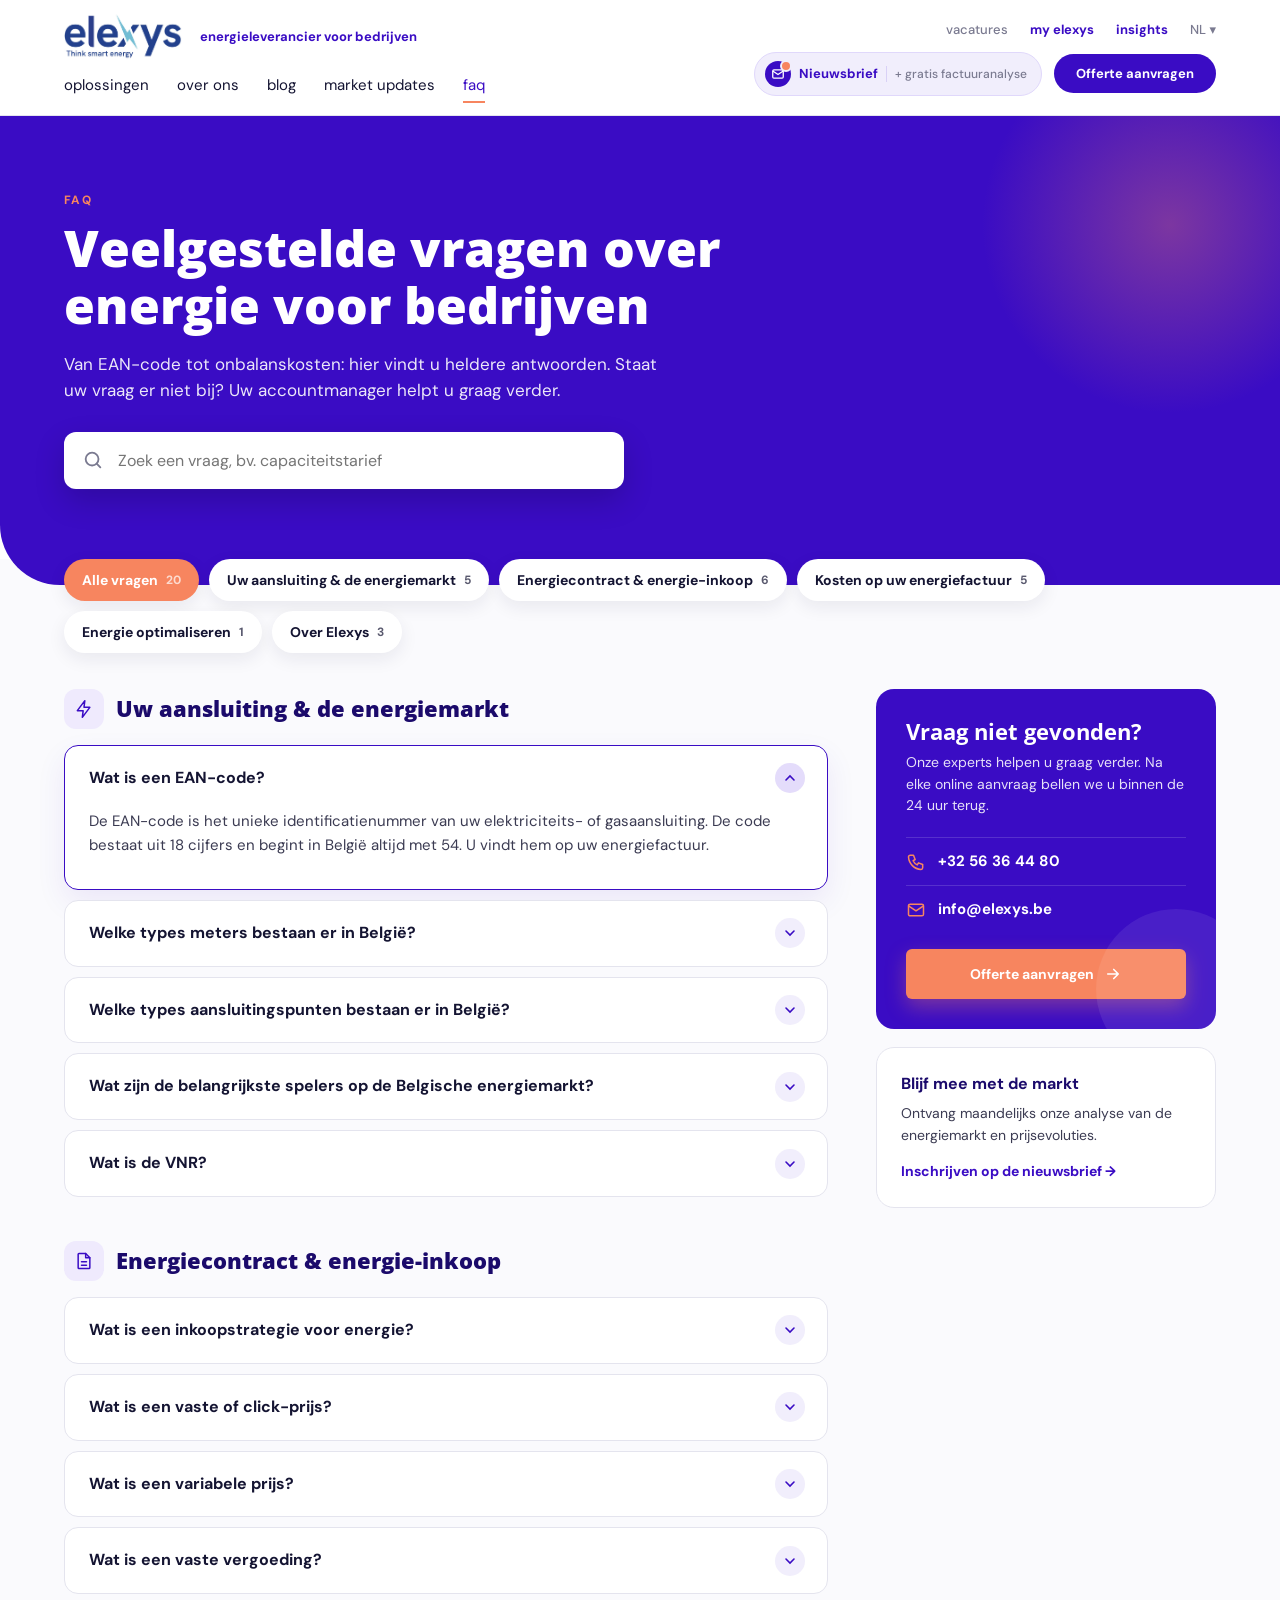
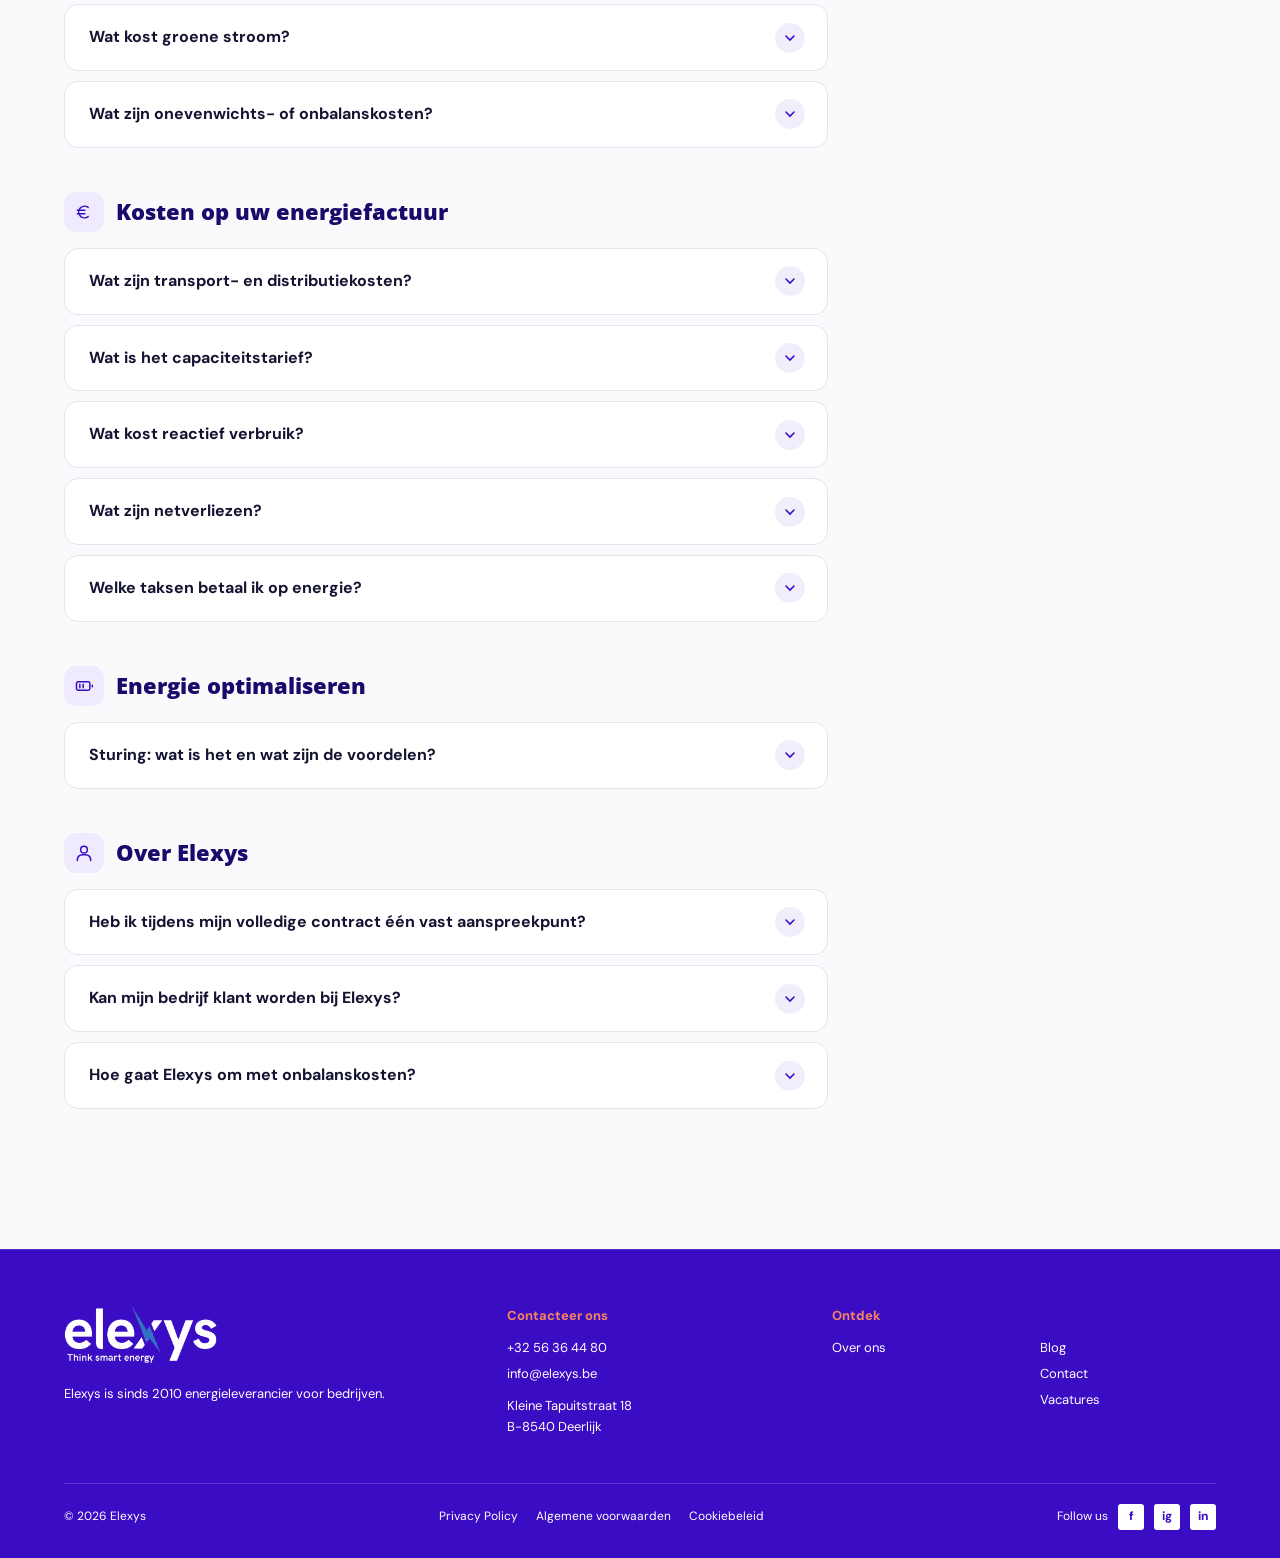
<file: faq.html>
<!doctype html>
<html lang="nl">
<head>
<meta charset="utf-8">
<meta name="viewport" content="width=device-width, initial-scale=1">
<title>Veelgestelde vragen over energie voor bedrijven | Elexys</title>
<meta name="description" content="Antwoorden op veelgestelde vragen over energiecontracten, uw energiefactuur, EAN-codes, onbalanskosten en meer.">
<link rel="stylesheet" href="styles.css">
<script type="application/ld+json">{"@context": "https://schema.org", "@type": "FAQPage", "mainEntity": [{"@type": "Question", "name": "Wat is een EAN-code?", "acceptedAnswer": {"@type": "Answer", "text": "De EAN-code is het unieke identificatienummer van uw elektriciteits- of gasaansluiting. De code bestaat uit 18 cijfers en begint in België altijd met 54. U vindt hem op uw energiefactuur."}}, {"@type": "Question", "name": "Welke types meters bestaan er in België?", "acceptedAnswer": {"@type": "Answer", "text": "SMR 1 of 3 (Smart Meter Reading)  YMR (Yearly Meter Reading)  MMR (Monthly Meter Reading)  AMR (Automatic Meter Reading)"}}, {"@type": "Question", "name": "Welke types aansluitingspunten bestaan er in België?", "acceptedAnswer": {"@type": "Answer", "text": "Afname : u verbruikt energie van het net  Productie : u produceert zelf energie  Injectie : u stuurt energie terug naar het net  Bidirectionele meter : afname en injectie op één meter"}}, {"@type": "Question", "name": "Wat zijn de belangrijkste spelers op de Belgische energiemarkt?", "acceptedAnswer": {"@type": "Answer", "text": "De transmissienetbeheerder (TSO): Elia De distributienetbeheerder (DNB): Fluvius in Vlaanderen De regulatoren: CREG, VNR, CWaPE en Brugel De energieleverancier De energieconsultant De energiemakelaar"}}, {"@type": "Question", "name": "Wat is de VNR?", "acceptedAnswer": {"@type": "Answer", "text": "De VNR (Vlaamse Nutsregulator) zorgt ervoor dat de Vlaamse elektriciteits- en aardgasmarkt efficiënt georganiseerd wordt en werkt."}}, {"@type": "Question", "name": "Wat is een inkoopstrategie voor energie?", "acceptedAnswer": {"@type": "Answer", "text": "Een energie-inkoopstrategie bepaalt volgens welke prijsformule (vast of variabel) elektriciteit en aardgas worden aangekocht."}}, {"@type": "Question", "name": "Wat is een vaste of click-prijs?", "acceptedAnswer": {"@type": "Answer", "text": "U betaalt een vast bedrag dat niet wijzigt op maandelijkse of jaarlijkse basis, en dit voor de duurtijd van uw overeenkomst."}}, {"@type": "Question", "name": "Wat is een variabele prijs?", "acceptedAnswer": {"@type": "Answer", "text": "Bij een variabele prijs wijzigt uw prijs ieder kwartaal of iedere maand. Er bestaan verschillende types variabele prijzen."}}, {"@type": "Question", "name": "Wat is een vaste vergoeding?", "acceptedAnswer": {"@type": "Answer", "text": "De vaste vergoeding is een vaste maandelijkse kost die binnen bepaalde contracttypes aangerekend wordt."}}, {"@type": "Question", "name": "Wat kost groene stroom?", "acceptedAnswer": {"@type": "Answer", "text": "Wenst u groene stroom, dan betaalt u daar extra voor. Uw levering wordt dan ingedekt met Garanties van Oorsprong (GvO)."}}, {"@type": "Question", "name": "Wat zijn onevenwichts- of onbalanskosten?", "acceptedAnswer": {"@type": "Answer", "text": "Om het elektriciteitsnet stabiel te houden, moet er op elk moment evenwicht zijn tussen de productie en het verbruik van elektriciteit."}}, {"@type": "Question", "name": "Wat zijn transport- en distributiekosten?", "acceptedAnswer": {"@type": "Answer", "text": "Transport- en distributiekosten zijn de kosten om de elektriciteit tot bij u te brengen, inclusief meterhuur."}}, {"@type": "Question", "name": "Wat is het capaciteitstarief?", "acceptedAnswer": {"@type": "Answer", "text": "Niet enkel de hoeveelheid verbruikte stroom bepaalt uw kostprijs, maar ook het moment waarop u veel stroom verbruikt."}}, {"@type": "Question", "name": "Wat kost reactief verbruik?", "acceptedAnswer": {"@type": "Answer", "text": "Reactief verbruik, ook wel blindvermogen genoemd, is de energie die niet nuttig wordt verbruikt door machines, maar nodig is voor het creëren van magnetische velden."}}, {"@type": "Question", "name": "Wat zijn netverliezen?", "acceptedAnswer": {"@type": "Answer", "text": "Netverliezen ontstaan door het verschil tussen de toegeleverde en de afgenomen energie in een elektriciteitsnet gedurende een bepaalde periode."}}, {"@type": "Question", "name": "Welke taksen betaal ik op energie?", "acceptedAnswer": {"@type": "Answer", "text": "Bijzondere accijns : een federale heffing  Vlaamse energieheffing : een Vlaamse bijdrage"}}, {"@type": "Question", "name": "Sturing: wat is het en wat zijn de voordelen?", "acceptedAnswer": {"@type": "Answer", "text": "Met een EMS (Energy Management System) kunt u flexibel inspelen op de schommelingen van de energiemarkt.  Lees ons blogartikel over sturing →"}}, {"@type": "Question", "name": "Heb ik tijdens mijn volledige contract één vast aanspreekpunt?", "acceptedAnswer": {"@type": "Answer", "text": "Ja. Bij Elexys krijgt u één vaste contactpersoon die u begeleidt vanaf de start van uw contract tot en met de opvolging ervan."}}, {"@type": "Question", "name": "Kan mijn bedrijf klant worden bij Elexys?", "acceptedAnswer": {"@type": "Answer", "text": "Elexys levert elektriciteit en aardgas aan bedrijven. Zowel kmo's als grotere ondernemingen kunnen klant worden.  Vraag vrijblijvend een offerte aan →"}}, {"@type": "Question", "name": "Hoe gaat Elexys om met onbalanskosten?", "acceptedAnswer": {"@type": "Answer", "text": "Bij Elexys factureren wij de reële onbalanskosten per EAN. Dat betekent dat wij geen vaste of algemene opslag aanrekenen voor onbalanskosten."}}]}</script>
</head>
<body>

<header class="site-header" id="top">
  <div class="wrap header-inner">
    <div class="brand-col">
      <a class="brand" href="index.html" aria-label="Elexys – home">
        <img class="logo-img" src="img/logo.png" alt="Elexys – Think smart energy" width="132" height="51">
        <span class="tagline">energieleverancier voor bedrijven</span>
      </a>
      <nav class="main-nav" aria-label="Hoofdnavigatie">
        <a href="https://www.elexys.be/oplossingen">oplossingen</a>
        <a href="over-ons.html">over ons</a>
        <a href="https://www.elexys.be/blog">blog</a>
        <a href="https://www.elexys.be/market-updates">market updates</a>
        <a href="faq.html" class="active">faq</a>
      </nav>
    </div>
    <div class="header-right">
      <nav class="secondary-nav" aria-label="Secundaire navigatie">
        <a class="dim" href="https://www.elexys.be/jobs">vacatures</a>
        <a href="https://portal.elexys.be/">my elexys</a>
        <a href="https://www.elexys.be/insights">insights</a>
        <a class="dim" href="#">NL ▾</a>
      </nav>
      <div class="header-ctas">
        <a class="btn-news" href="nieuwsbrief.html"><span class="ni"><svg viewBox="0 0 24 24" fill="none" stroke="currentColor" stroke-width="2.2" stroke-linejoin="round"><rect x="3" y="5" width="18" height="14" rx="2"/><path d="M3 7l9 6 9-6"/></svg></span>Nieuwsbrief<small>+ gratis factuuranalyse</small></a>
        <a class="btn btn-purple btn-sm" href="offerte.html">Offerte aanvragen</a>
      </div>
    </div>
    <button class="menu-toggle" aria-label="Menu" onclick="this.closest('.site-header').classList.toggle('open')"><span></span><span></span><span></span></button>
  </div>
</header>

<main>
  <section class="faq-hero">
    <div class="wrap">
      <span class="eyebrow">FAQ</span>
      <h1>Veelgestelde vragen over energie voor bedrijven</h1>
      <p>Van EAN-code tot onbalanskosten: hier vindt u heldere antwoorden. Staat uw vraag er niet bij? Uw accountmanager helpt u graag verder.</p>
      <div class="faq-search">
        <svg viewBox="0 0 24 24" fill="none" stroke="currentColor" stroke-width="2" stroke-linecap="round"><circle cx="11" cy="11" r="7"/><path d="M20 20l-4-4"/></svg>
        <input type="search" id="faq-q" placeholder="Zoek een vraag, bv. capaciteitstarief" aria-label="Zoek in de veelgestelde vragen">
      </div>
    </div>
  </section>
  <section class="faq-body">
    <div class="wrap">
      <nav class="faq-cats" aria-label="Categorieën"><button type="button" class="active" data-cat="all">Alle vragen <span class="n">20</span></button><button type="button" data-cat="aansluiting">Uw aansluiting & de energiemarkt <span class="n">5</span></button><button type="button" data-cat="contract">Energiecontract & energie-inkoop <span class="n">6</span></button><button type="button" data-cat="kosten">Kosten op uw energiefactuur <span class="n">5</span></button><button type="button" data-cat="optimaliseren">Energie optimaliseren <span class="n">1</span></button><button type="button" data-cat="elexys">Over Elexys <span class="n">3</span></button></nav>
      <div class="faq-layout">
        <div id="faq-list"><section class="faq-group" id="aansluiting" data-cat="aansluiting"><h2><span class="gi"><svg viewBox="0 0 24 24" fill="none" stroke="currentColor" stroke-width="1.8" stroke-linecap="round" stroke-linejoin="round"><path d="M13 2L4 14h7l-1 8 9-12h-7l1-8z"/></svg></span>Uw aansluiting & de energiemarkt</h2><details class="faq-item" open><summary>Wat is een EAN-code?</summary><div class="faq-answer"><p>De EAN-code is het unieke identificatienummer van uw elektriciteits- of gasaansluiting. De code bestaat uit 18 cijfers en begint in België altijd met 54. U vindt hem op uw energiefactuur.</p></div></details><details class="faq-item"><summary>Welke types meters bestaan er in België?</summary><div class="faq-answer"><ul><li><b>SMR 1 of 3</b> (Smart Meter Reading)</li><li><b>YMR</b> (Yearly Meter Reading)</li><li><b>MMR</b> (Monthly Meter Reading)</li><li><b>AMR</b> (Automatic Meter Reading)</li></ul></div></details><details class="faq-item"><summary>Welke types aansluitingspunten bestaan er in België?</summary><div class="faq-answer"><ul><li><b>Afname</b>: u verbruikt energie van het net</li><li><b>Productie</b>: u produceert zelf energie</li><li><b>Injectie</b>: u stuurt energie terug naar het net</li><li><b>Bidirectionele meter</b>: afname en injectie op één meter</li></ul></div></details><details class="faq-item"><summary>Wat zijn de belangrijkste spelers op de Belgische energiemarkt?</summary><div class="faq-answer"><ol><li>De transmissienetbeheerder (TSO): Elia</li><li>De distributienetbeheerder (DNB): Fluvius in Vlaanderen</li><li>De regulatoren: CREG, VNR, CWaPE en Brugel</li><li>De energieleverancier</li><li>De energieconsultant</li><li>De energiemakelaar</li></ol></div></details><details class="faq-item"><summary>Wat is de VNR?</summary><div class="faq-answer"><p>De VNR (Vlaamse Nutsregulator) zorgt ervoor dat de Vlaamse elektriciteits- en aardgasmarkt efficiënt georganiseerd wordt en werkt.</p></div></details></section><section class="faq-group" id="contract" data-cat="contract"><h2><span class="gi"><svg viewBox="0 0 24 24" fill="none" stroke="currentColor" stroke-width="1.8" stroke-linecap="round" stroke-linejoin="round"><path d="M14 3H6a1 1 0 0 0-1 1v16a1 1 0 0 0 1 1h12a1 1 0 0 0 1-1V8z"/><path d="M14 3v5h5M9 13h6M9 17h6"/></svg></span>Energiecontract & energie-inkoop</h2><details class="faq-item"><summary>Wat is een inkoopstrategie voor energie?</summary><div class="faq-answer"><p>Een energie-inkoopstrategie bepaalt volgens welke prijsformule (vast of variabel) elektriciteit en aardgas worden aangekocht.</p></div></details><details class="faq-item"><summary>Wat is een vaste of click-prijs?</summary><div class="faq-answer"><p>U betaalt een vast bedrag dat niet wijzigt op maandelijkse of jaarlijkse basis, en dit voor de duurtijd van uw overeenkomst.</p></div></details><details class="faq-item"><summary>Wat is een variabele prijs?</summary><div class="faq-answer"><p>Bij een variabele prijs wijzigt uw prijs ieder kwartaal of iedere maand. Er bestaan verschillende types variabele prijzen.</p></div></details><details class="faq-item"><summary>Wat is een vaste vergoeding?</summary><div class="faq-answer"><p>De vaste vergoeding is een vaste maandelijkse kost die binnen bepaalde contracttypes aangerekend wordt.</p></div></details><details class="faq-item"><summary>Wat kost groene stroom?</summary><div class="faq-answer"><p>Wenst u groene stroom, dan betaalt u daar extra voor. Uw levering wordt dan ingedekt met Garanties van Oorsprong (GvO).</p></div></details><details class="faq-item"><summary>Wat zijn onevenwichts- of onbalanskosten?</summary><div class="faq-answer"><p>Om het elektriciteitsnet stabiel te houden, moet er op elk moment evenwicht zijn tussen de productie en het verbruik van elektriciteit.</p></div></details></section><section class="faq-group" id="kosten" data-cat="kosten"><h2><span class="gi"><svg viewBox="0 0 24 24" fill="none" stroke="currentColor" stroke-width="1.8" stroke-linecap="round" stroke-linejoin="round"><path d="M17 6.5A7 7 0 1 0 17 17.5"/><path d="M4 10h9M4 14h9"/></svg></span>Kosten op uw energiefactuur</h2><details class="faq-item"><summary>Wat zijn transport- en distributiekosten?</summary><div class="faq-answer"><p>Transport- en distributiekosten zijn de kosten om de elektriciteit tot bij u te brengen, inclusief meterhuur.</p></div></details><details class="faq-item"><summary>Wat is het capaciteitstarief?</summary><div class="faq-answer"><p>Niet enkel de hoeveelheid verbruikte stroom bepaalt uw kostprijs, maar ook het moment waarop u veel stroom verbruikt.</p></div></details><details class="faq-item"><summary>Wat kost reactief verbruik?</summary><div class="faq-answer"><p>Reactief verbruik, ook wel blindvermogen genoemd, is de energie die niet nuttig wordt verbruikt door machines, maar nodig is voor het creëren van magnetische velden.</p></div></details><details class="faq-item"><summary>Wat zijn netverliezen?</summary><div class="faq-answer"><p>Netverliezen ontstaan door het verschil tussen de toegeleverde en de afgenomen energie in een elektriciteitsnet gedurende een bepaalde periode.</p></div></details><details class="faq-item"><summary>Welke taksen betaal ik op energie?</summary><div class="faq-answer"><ul><li><b>Bijzondere accijns</b>: een federale heffing</li><li><b>Vlaamse energieheffing</b>: een Vlaamse bijdrage</li></ul></div></details></section><section class="faq-group" id="optimaliseren" data-cat="optimaliseren"><h2><span class="gi"><svg viewBox="0 0 24 24" fill="none" stroke="currentColor" stroke-width="1.8" stroke-linecap="round" stroke-linejoin="round"><rect x="3" y="7" width="16" height="10" rx="2"/><path d="M22 11v2M7 10v4M11 10v4"/></svg></span>Energie optimaliseren</h2><details class="faq-item"><summary>Sturing: wat is het en wat zijn de voordelen?</summary><div class="faq-answer"><p>Met een EMS (Energy Management System) kunt u flexibel inspelen op de schommelingen van de energiemarkt.</p><p><a href="https://www.elexys.be/blog/sturing-wat-is-het-en-wat-zijn-de-voordelen">Lees ons blogartikel over sturing →</a></p></div></details></section><section class="faq-group" id="elexys" data-cat="elexys"><h2><span class="gi"><svg viewBox="0 0 24 24" fill="none" stroke="currentColor" stroke-width="1.8" stroke-linecap="round" stroke-linejoin="round"><circle cx="12" cy="8" r="4"/><path d="M4 21v-1a6 6 0 0 1 6-6h4a6 6 0 0 1 6 6v1"/></svg></span>Over Elexys</h2><details class="faq-item"><summary>Heb ik tijdens mijn volledige contract één vast aanspreekpunt?</summary><div class="faq-answer"><p>Ja. Bij Elexys krijgt u één vaste contactpersoon die u begeleidt vanaf de start van uw contract tot en met de opvolging ervan.</p></div></details><details class="faq-item"><summary>Kan mijn bedrijf klant worden bij Elexys?</summary><div class="faq-answer"><p>Elexys levert elektriciteit en aardgas aan bedrijven. Zowel kmo's als grotere ondernemingen kunnen klant worden.</p><p><a href="offerte.html">Vraag vrijblijvend een offerte aan →</a></p></div></details><details class="faq-item"><summary>Hoe gaat Elexys om met onbalanskosten?</summary><div class="faq-answer"><p>Bij Elexys factureren wij de reële onbalanskosten per EAN. Dat betekent dat wij geen vaste of algemene opslag aanrekenen voor onbalanskosten.</p></div></details></section>
          <div class="faq-empty" id="faq-empty"><b>Geen resultaten gevonden.</b><p>Probeer een ander zoekwoord of <a href="https://www.elexys.be/contact">stel uw vraag rechtstreeks</a>.</p></div>
        </div>
        <aside class="faq-aside">
          <div class="help-card">
            <h3>Vraag niet gevonden?</h3>
            <p>Onze experts helpen u graag verder. Na elke online aanvraag bellen we u binnen de 24 uur terug.</p>
            <a class="line" href="tel:+3256364480"><svg viewBox="0 0 24 24" fill="none" stroke="currentColor" stroke-width="1.8" stroke-linecap="round" stroke-linejoin="round"><path d="M5 4h4l2 5-2.5 1.5a11 11 0 0 0 5 5L15 13l5 2v4a2 2 0 0 1-2 2A16 16 0 0 1 3 6a2 2 0 0 1 2-2"/></svg>+32 56 36 44 80</a>
            <a class="line" href="mailto:info@elexys.be"><svg viewBox="0 0 24 24" fill="none" stroke="currentColor" stroke-width="1.8" stroke-linejoin="round"><rect x="3" y="5" width="18" height="14" rx="2"/><path d="M3 7l9 6 9-6"/></svg>info@elexys.be</a>
            <a class="btn btn-coral" href="offerte.html">Offerte aanvragen <svg viewBox="0 0 24 24" fill="none" stroke="currentColor" stroke-width="2.2" stroke-linecap="round" stroke-linejoin="round"><path d="M5 12h14M13 6l6 6-6 6"/></svg></a>
          </div>
          <div class="mini-card">
            <b>Blijf mee met de markt</b>
            <p>Ontvang maandelijks onze analyse van de energiemarkt en prijsevoluties.</p>
            <a href="https://www.elexys.be/insights/newsletter">Inschrijven op de nieuwsbrief →</a>
          </div>
        </aside>
      </div>
    </div>
  </section>
</main>


<footer class="site-footer">
  <div class="wrap">
    <div class="footer-grid">
      <div><img class="logo-img footer-logo" src="img/logo-white.png" alt="Elexys – Think smart energy" width="170" height="66"><p style="margin-top:18px">Elexys is sinds 2010 energieleverancier voor bedrijven.</p></div>
      <div><h4>Contacteer ons</h4><p><a href="tel:+3256364480">+32 56 36 44 80</a></p><p><a href="mailto:info@elexys.be">info@elexys.be</a></p><p style="margin-top:12px">Kleine Tapuitstraat 18<br>B-8540 Deerlijk</p></div>
      <div><h4>Ontdek</h4><ul><li><a href="over-ons.html">Over ons</a></li></ul></div>
      <div><h4>&nbsp;</h4><ul><li><a href="https://www.elexys.be/blog">Blog</a></li><li><a href="https://www.elexys.be/contact">Contact</a></li><li><a href="https://www.elexys.be/jobs">Vacatures</a></li></ul></div>
    </div>
    <div class="footer-bottom">
      <span>© 2026 Elexys</span>
      <nav><a href="https://www.elexys.be/privacy-policy">Privacy Policy</a><a href="https://www.elexys.be/algemene-voorwaarden-2.1">Algemene voorwaarden</a><a href="https://www.elexys.be/cookiebeleid">Cookiebeleid</a></nav>
      <div class="socials">Follow us <a href="https://www.facebook.com/elexysbe/" aria-label="Facebook">f</a><a href="https://www.instagram.com/elexys.be/" aria-label="Instagram">ig</a><a href="https://www.linkedin.com/company/elexys" aria-label="LinkedIn">in</a></div>
    </div>
  </div>
</footer>

<script>
(function () {
  const hdr = document.querySelector('.site-header');
  addEventListener('scroll', () => hdr.classList.toggle('scrolled', scrollY > 10), { passive: true });
  const groups = [...document.querySelectorAll('.faq-group')];
  const items = [...document.querySelectorAll('.faq-item')];
  const q = document.getElementById('faq-q');
  const empty = document.getElementById('faq-empty');
  const cats = [...document.querySelectorAll('.faq-cats button')];
  items.forEach(it => { const a = it.querySelector('.faq-answer'); a.dataset.html = a.innerHTML; });
  let cat = 'all';

  // Eén vraag tegelijk open
  items.forEach(it => it.addEventListener('toggle', () => {
    if (it.open && !q.value.trim()) items.forEach(o => { if (o !== it) o.open = false; });
  }));

  function apply() {
    const term = q.value.trim().toLowerCase();
    let shown = 0;
    groups.forEach(g => {
      let n = 0;
      const inCat = cat === 'all' || g.dataset.cat === cat;
      g.querySelectorAll('.faq-item').forEach(it => {
        const a = it.querySelector('.faq-answer');
        a.innerHTML = a.dataset.html;
        const hit = !term || it.textContent.toLowerCase().includes(term);
        it.style.display = inCat && hit ? '' : 'none';
        if (inCat && hit) {
          n++;
          if (term) {
            it.open = true;
            const re = new RegExp('(' + term.replace(/[.*+?^${}()|[\]\\]/g, '\\$&') + ')', 'gi');
            a.querySelectorAll('p, li').forEach(el => { if (!el.querySelector('a')) el.innerHTML = el.innerHTML.replace(re, '<mark>$1</mark>'); });
          }
        }
      });
      g.style.display = n ? '' : 'none';
      shown += n;
    });
    empty.classList.toggle('show', !shown);
  }
  q.addEventListener('input', apply);
  cats.forEach(b => b.addEventListener('click', () => {
    cats.forEach(x => x.classList.toggle('active', x === b));
    cat = b.dataset.cat; apply();
    const target = cat === 'all' ? document.querySelector('.faq-body') : document.getElementById(cat);
    target.scrollIntoView({ behavior: 'smooth', block: 'start' });
  }));
})();
</script>
</body>
</html>
</file>
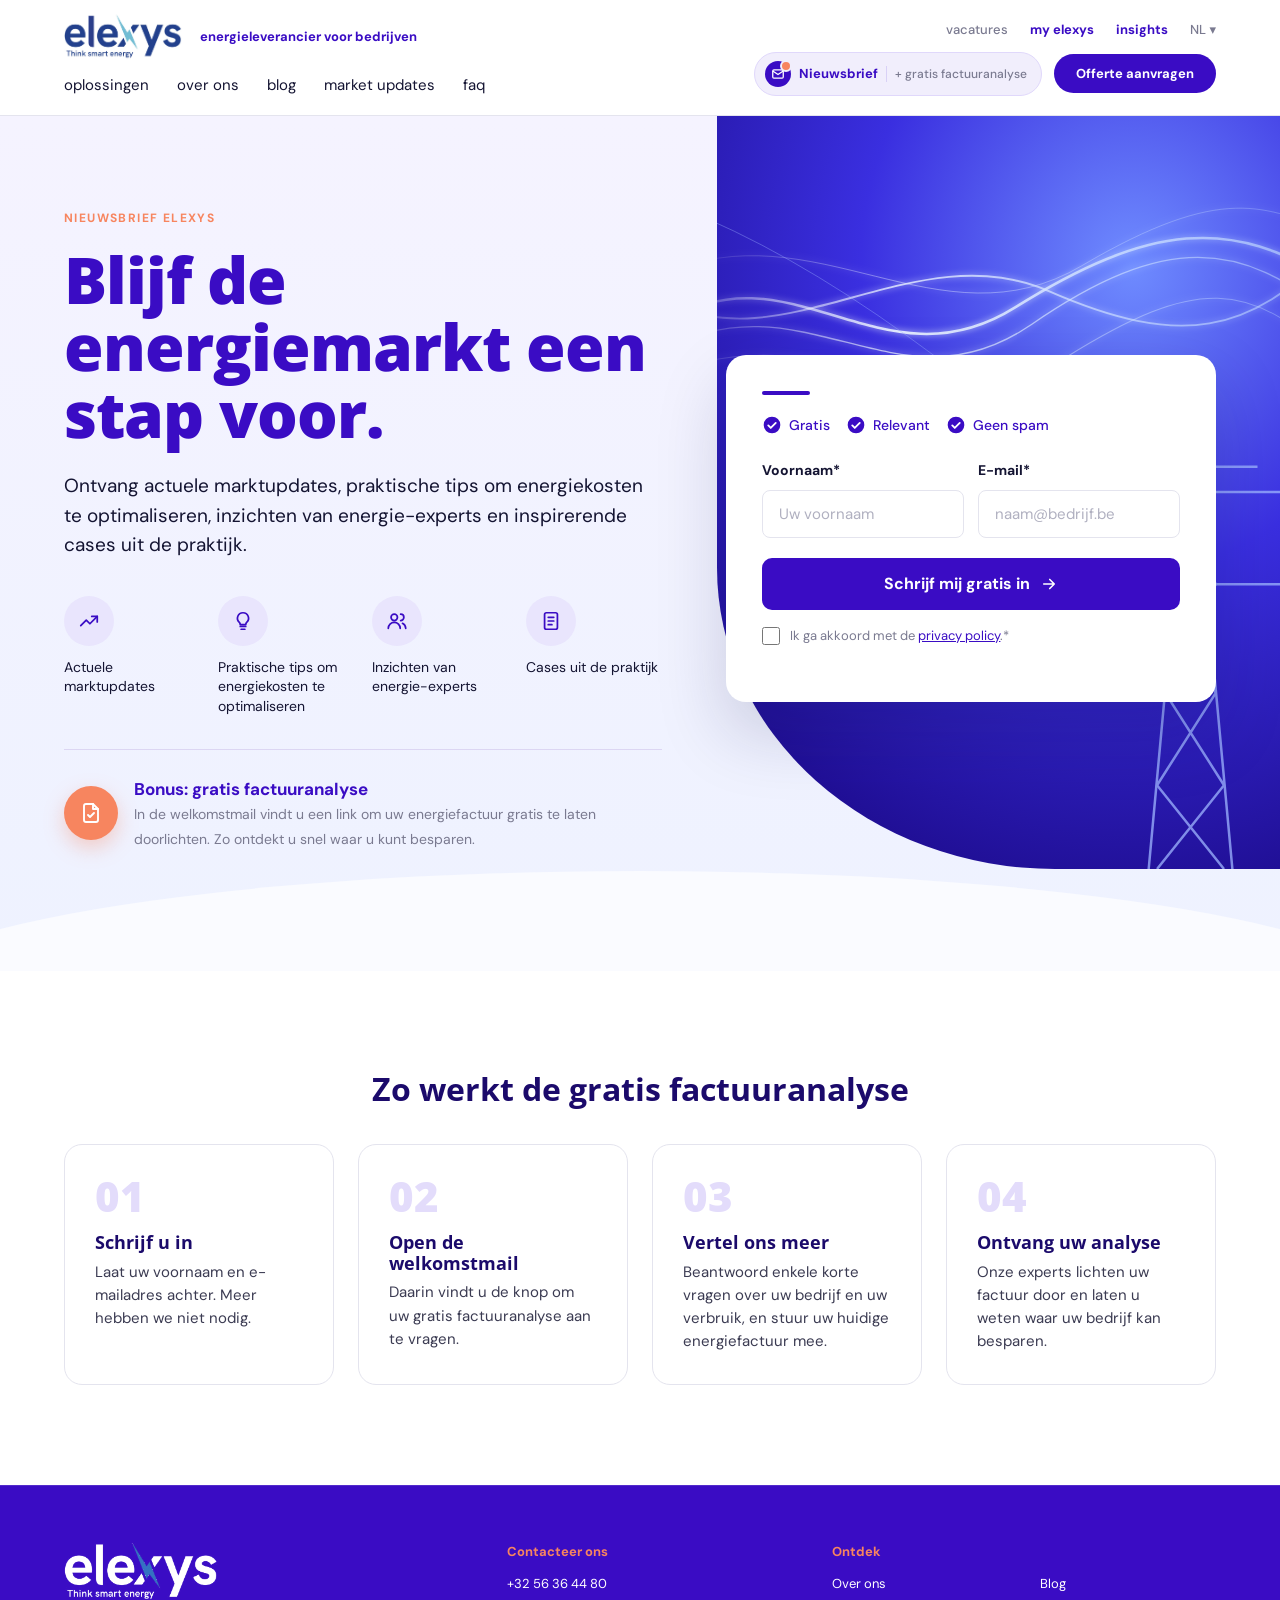
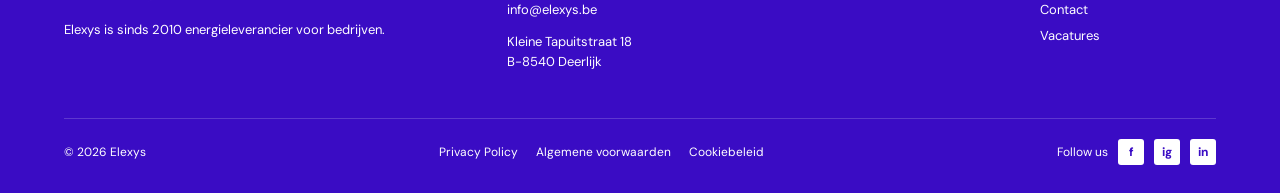
<file: nieuwsbrief.html>
<!doctype html>
<html lang="nl">
<head>
<meta charset="utf-8">
<meta name="viewport" content="width=device-width, initial-scale=1">
<title>Nieuwsbrief + gratis factuuranalyse | Elexys</title>
<meta name="description" content="Schrijf u in op de Elexys-nieuwsbrief: actuele marktupdates, praktische tips en inzichten van energie-experts. Als abonnee vraagt u een gratis factuuranalyse aan.">
<link rel="stylesheet" href="styles.css">
</head>
<body>

<header class="site-header" id="top">
  <div class="wrap header-inner">
    <div class="brand-col">
      <a class="brand" href="index.html" aria-label="Elexys – home">
        <img class="logo-img" src="img/logo.png" alt="Elexys – Think smart energy" width="132" height="51">
        <span class="tagline">energieleverancier voor bedrijven</span>
      </a>
      <nav class="main-nav" aria-label="Hoofdnavigatie">
        <a href="https://www.elexys.be/oplossingen">oplossingen</a>
        <a href="over-ons.html">over ons</a>
        <a href="https://www.elexys.be/blog">blog</a>
        <a href="https://www.elexys.be/market-updates">market updates</a>
        <a href="faq.html">faq</a>
      </nav>
    </div>
    <div class="header-right">
      <nav class="secondary-nav" aria-label="Secundaire navigatie">
        <a class="dim" href="https://www.elexys.be/jobs">vacatures</a>
        <a href="https://portal.elexys.be/">my elexys</a>
        <a href="https://www.elexys.be/insights">insights</a>
        <a class="dim" href="#">NL ▾</a>
      </nav>
      <div class="header-ctas">
        <a class="btn-news" href="nieuwsbrief.html"><span class="ni"><svg viewBox="0 0 24 24" fill="none" stroke="currentColor" stroke-width="2.2" stroke-linejoin="round"><rect x="3" y="5" width="18" height="14" rx="2"/><path d="M3 7l9 6 9-6"/></svg></span>Nieuwsbrief<small>+ gratis factuuranalyse</small></a>
        <a class="btn btn-purple btn-sm" href="offerte.html">Offerte aanvragen</a>
      </div>
    </div>
    <button class="menu-toggle" aria-label="Menu" onclick="this.closest('.site-header').classList.toggle('open')"><span></span><span></span><span></span></button>
  </div>
</header>

<main>
  <section class="nl-page">
    <div class="nl-art" aria-hidden="true"><img src="img/energy-waves.svg" alt=""></div>
    <div class="wrap nl-grid">
      <div>
        <span class="eyebrow">Nieuwsbrief Elexys</span>
        <h1>Blijf de energiemarkt een stap voor.</h1>
        <p class="lead">Ontvang actuele marktupdates, praktische tips om energiekosten te optimaliseren, inzichten van energie-experts en inspirerende cases uit de praktijk.</p>
        <div class="nl-benefits">
          <div><span class="bi"><svg viewBox="0 0 24 24" fill="none" stroke="currentColor" stroke-width="1.9" stroke-linecap="round" stroke-linejoin="round"><path d="M3 17l6-6 4 4 8-8"/><path d="M15 7h6v6"/></svg></span>Actuele marktupdates</div>
          <div><span class="bi"><svg viewBox="0 0 24 24" fill="none" stroke="currentColor" stroke-width="1.9" stroke-linecap="round" stroke-linejoin="round"><path d="M9 18h6M10 21h4M12 3a6 6 0 0 0-4 10.5c.8.8 1 1.5 1 2.5h6c0-1 .2-1.7 1-2.5A6 6 0 0 0 12 3z"/></svg></span>Praktische tips om energiekosten te optimaliseren</div>
          <div><span class="bi"><svg viewBox="0 0 24 24" fill="none" stroke="currentColor" stroke-width="1.9" stroke-linecap="round" stroke-linejoin="round"><circle cx="9" cy="8" r="3.5"/><path d="M2.5 20a6.5 6.5 0 0 1 13 0"/><path d="M16 4.5a3.5 3.5 0 0 1 0 7M18 14.5a6.5 6.5 0 0 1 3.5 5.5"/></svg></span>Inzichten van energie-experts</div>
          <div><span class="bi"><svg viewBox="0 0 24 24" fill="none" stroke="currentColor" stroke-width="1.9" stroke-linecap="round" stroke-linejoin="round"><rect x="5" y="3" width="14" height="18" rx="2"/><path d="M9 8h6M9 12h6M9 16h4"/></svg></span>Cases uit de praktijk</div>
        </div>
        <div class="nl-bonus"><span class="bi"><svg viewBox="0 0 24 24" fill="none" stroke="currentColor" stroke-width="1.9" stroke-linecap="round" stroke-linejoin="round"><path d="M14 3H7a2 2 0 0 0-2 2v14a2 2 0 0 0 2 2h10a2 2 0 0 0 2-2V8z"/><path d="M14 3v5h5M9 14l2 2 4-4"/></svg></span><div><b>Bonus: gratis factuuranalyse</b><span>In de welkomstmail vindt u een link om uw energiefactuur gratis te laten doorlichten. Zo ontdekt u snel waar u kunt besparen.</span></div></div>
      </div>
      <div><div class="nl-form" data-nl>
          <form novalidate>
            <div class="nl-checks"><span><svg viewBox="0 0 24 24" fill="none" stroke="currentColor" stroke-width="1.9" stroke-linecap="round" stroke-linejoin="round"><circle cx="12" cy="12" r="10" fill="currentColor" stroke="none"/><path d="M7.5 12.5l3 3 6-6" stroke="#fff" stroke-width="2.2"/></svg>Gratis</span><span><svg viewBox="0 0 24 24" fill="none" stroke="currentColor" stroke-width="1.9" stroke-linecap="round" stroke-linejoin="round"><circle cx="12" cy="12" r="10" fill="currentColor" stroke="none"/><path d="M7.5 12.5l3 3 6-6" stroke="#fff" stroke-width="2.2"/></svg>Relevant</span><span><svg viewBox="0 0 24 24" fill="none" stroke="currentColor" stroke-width="1.9" stroke-linecap="round" stroke-linejoin="round"><circle cx="12" cy="12" r="10" fill="currentColor" stroke="none"/><path d="M7.5 12.5l3 3 6-6" stroke="#fff" stroke-width="2.2"/></svg>Geen spam</span></div>
            <div class="row2">
              <div class="field"><label for="pg-vn">Voornaam*</label><input type="text" id="pg-vn" name="voornaam" placeholder="Uw voornaam" autocomplete="given-name" required><div class="err">Vul uw voornaam in.</div></div>
              <div class="field"><label for="pg-em">E-mail*</label><input type="email" id="pg-em" name="email" placeholder="naam@bedrijf.be" autocomplete="email" required><div class="err">Vul een geldig e-mailadres in.</div></div>
            </div>
            <button class="btn btn-submit" type="submit">Schrijf mij gratis in <svg viewBox="0 0 24 24" fill="none" stroke="currentColor" stroke-width="2.2" stroke-linecap="round" stroke-linejoin="round"><path d="M5 12h14M13 6l6 6-6 6"/></svg></button>
            <div class="group"><label class="check"><input type="checkbox" name="privacy"> <span>Ik ga akkoord met de <a href="https://www.elexys.be/privacy-policy" target="_blank">privacy policy</a>.*</span></label><div class="err">Gelieve akkoord te gaan met de privacy policy.</div></div>
          </form>
          <div class="nl-success" role="status">
            <div class="tick"><svg width="30" height="30" viewBox="0 0 24 24" fill="none" stroke="currentColor" stroke-width="2.4" stroke-linecap="round" stroke-linejoin="round"><path d="M5 12.5l4.5 4.5L19 7.5"/></svg></div>
            <h3>Welkom bij de Elexys-nieuwsbrief!</h3>
            <p data-msg>Check uw mailbox: in onze welkomstmail vindt u de link om uw <b>gratis factuuranalyse</b> aan te vragen.</p>
          </div>
        </div></div>
    </div>
  </section>
  <section class="nl-what">
    <div class="wrap">
      <h2>Zo werkt de gratis factuuranalyse</h2>
      <div class="nl-steps">
        <div class="nl-step"><span class="num">01</span><h3>Schrijf u in</h3><p>Laat uw voornaam en e-mailadres achter. Meer hebben we niet nodig.</p></div>
        <div class="nl-step"><span class="num">02</span><h3>Open de welkomstmail</h3><p>Daarin vindt u de knop om uw gratis factuuranalyse aan te vragen.</p></div>
        <div class="nl-step"><span class="num">03</span><h3>Vertel ons meer</h3><p>Beantwoord enkele korte vragen over uw bedrijf en uw verbruik, en stuur uw huidige energiefactuur mee.</p></div>
        <div class="nl-step"><span class="num">04</span><h3>Ontvang uw analyse</h3><p>Onze experts lichten uw factuur door en laten u weten waar uw bedrijf kan besparen.</p></div>
      </div>
    </div>
  </section>
</main>


<footer class="site-footer">
  <div class="wrap">
    <div class="footer-grid">
      <div><img class="logo-img footer-logo" src="img/logo-white.png" alt="Elexys – Think smart energy" width="170" height="66"><p style="margin-top:18px">Elexys is sinds 2010 energieleverancier voor bedrijven.</p></div>
      <div><h4>Contacteer ons</h4><p><a href="tel:+3256364480">+32 56 36 44 80</a></p><p><a href="mailto:info@elexys.be">info@elexys.be</a></p><p style="margin-top:12px">Kleine Tapuitstraat 18<br>B-8540 Deerlijk</p></div>
      <div><h4>Ontdek</h4><ul><li><a href="over-ons.html">Over ons</a></li></ul></div>
      <div><h4>&nbsp;</h4><ul><li><a href="https://www.elexys.be/blog">Blog</a></li><li><a href="https://www.elexys.be/contact">Contact</a></li><li><a href="https://www.elexys.be/jobs">Vacatures</a></li></ul></div>
    </div>
    <div class="footer-bottom">
      <span>© 2026 Elexys</span>
      <nav><a href="https://www.elexys.be/privacy-policy">Privacy Policy</a><a href="https://www.elexys.be/algemene-voorwaarden-2.1">Algemene voorwaarden</a><a href="https://www.elexys.be/cookiebeleid">Cookiebeleid</a></nav>
      <div class="socials">Follow us <a href="https://www.facebook.com/elexysbe/" aria-label="Facebook">f</a><a href="https://www.instagram.com/elexys.be/" aria-label="Instagram">ig</a><a href="https://www.linkedin.com/company/elexys" aria-label="LinkedIn">in</a></div>
    </div>
  </div>
</footer>

<script>
(function () {
  const hdr = document.querySelector('.site-header');
  addEventListener('scroll', () => hdr.classList.toggle('scrolled', scrollY > 10), { passive: true });
})();

// Nieuwsbriefformulier(en)
document.querySelectorAll('[data-nl]').forEach(box => {
  const f = box.querySelector('form');
  f.addEventListener('input', e => { const c = e.target.closest('.field, .group'); if (c) c.classList.remove('invalid'); });
  f.addEventListener('submit', e => {
    e.preventDefault();
    const v = n => f.elements[n].value.trim();
    const checks = [
      [f.elements.voornaam.closest('.field'), !v('voornaam')],
      [f.elements.email.closest('.field'), !/^[^\s@]+@[^\s@]+\.[^\s@]+$/.test(v('email'))],
      [f.elements.privacy.closest('.group'), !f.elements.privacy.checked]
    ];
    checks.forEach(([el, bad]) => el.classList.toggle('invalid', bad));
    if (checks.some(c => c[1])) return;
    // Prototype: hier koppelt de webbouwer het formulier aan het e-mailplatform / CRM.
    f.style.display = 'none'; box.querySelector('.nl-success').classList.add('show');
  });
});
</script>
</body>
</html>
</file>
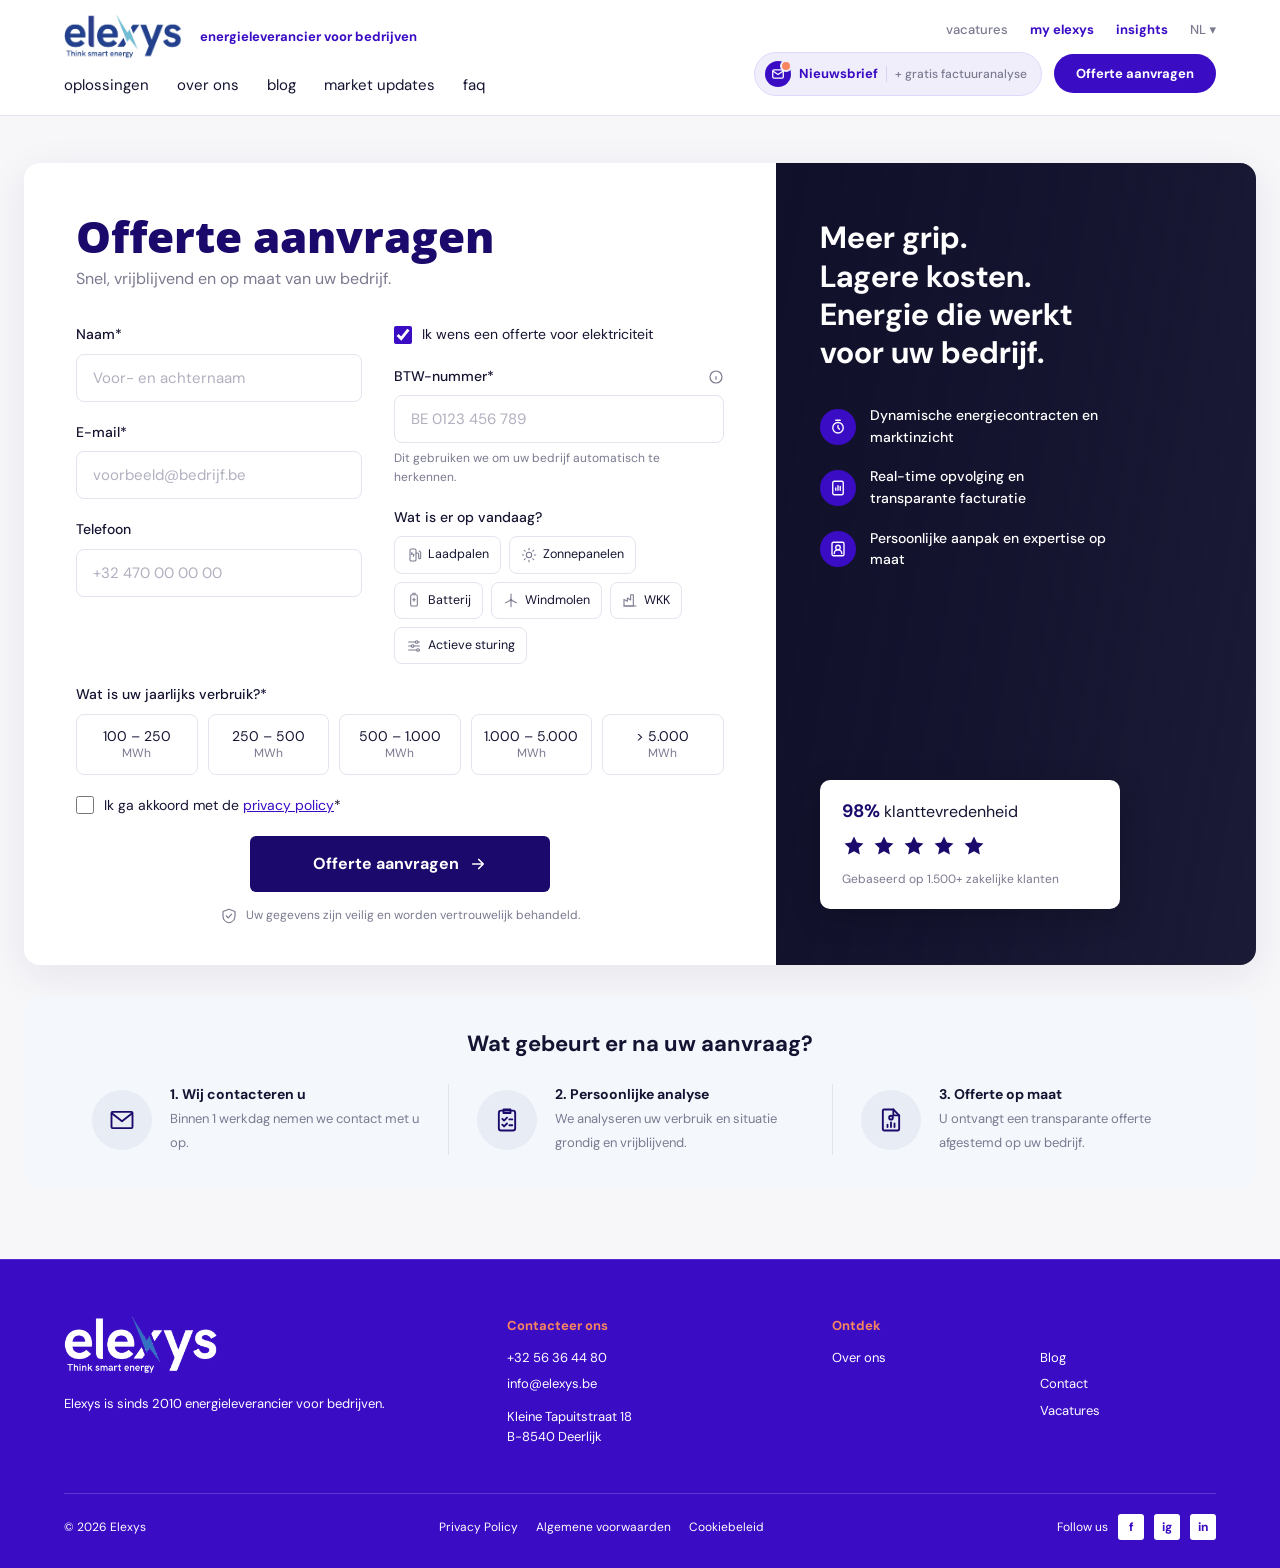
<file: offerte.html>
<!doctype html>
<html lang="nl">
<head>
<meta charset="utf-8">
<meta name="viewport" content="width=device-width, initial-scale=1">
<title>Offerte aanvragen | Elexys</title>
<meta name="description" content="Vraag vrijblijvend een offerte op maat aan. Elexys levert elektriciteit en aardgas en ondersteunt ondernemingen met strategisch energiebeheer en energie-optimalisatie.">
<link rel="stylesheet" href="styles.css">
</head>
<body>

<header class="site-header" id="top">
  <div class="wrap header-inner">
    <div class="brand-col">
      <a class="brand" href="index.html" aria-label="Elexys – home">
        <img class="logo-img" src="img/logo.png" alt="Elexys – Think smart energy" width="132" height="51">
        <span class="tagline">energieleverancier voor bedrijven</span>
      </a>
      <nav class="main-nav" aria-label="Hoofdnavigatie">
        <a href="https://www.elexys.be/oplossingen">oplossingen</a>
        <a href="over-ons.html">over ons</a>
        <a href="https://www.elexys.be/blog">blog</a>
        <a href="https://www.elexys.be/market-updates">market updates</a>
        <a href="faq.html">faq</a>
      </nav>
    </div>
    <div class="header-right">
      <nav class="secondary-nav" aria-label="Secundaire navigatie">
        <a class="dim" href="https://www.elexys.be/jobs">vacatures</a>
        <a href="https://portal.elexys.be/">my elexys</a>
        <a href="https://www.elexys.be/insights">insights</a>
        <a class="dim" href="#">NL ▾</a>
      </nav>
      <div class="header-ctas">
        <a class="btn-news" href="nieuwsbrief.html"><span class="ni"><svg viewBox="0 0 24 24" fill="none" stroke="currentColor" stroke-width="2.2" stroke-linejoin="round"><rect x="3" y="5" width="18" height="14" rx="2"/><path d="M3 7l9 6 9-6"/></svg></span>Nieuwsbrief<small>+ gratis factuuranalyse</small></a>
        <a class="btn btn-purple btn-sm" href="offerte.html">Offerte aanvragen</a>
      </div>
    </div>
    <button class="menu-toggle" aria-label="Menu" onclick="this.closest('.site-header').classList.toggle('open')"><span></span><span></span><span></span></button>
  </div>
</header>

<main class="quote-page">
  <div class="wrap">
    <div class="quote-shell">
      <div class="quote-form">
        <form id="offerte" novalidate>
          <h1>Offerte aanvragen</h1>
          <p class="lead">Snel, vrijblijvend en op maat van uw bedrijf.</p>
          <div class="form-grid">
            <div>
              <div class="field"><label for="naam">Naam*</label><input type="text" id="naam" name="naam" placeholder="Voor- en achternaam" autocomplete="name" required><div class="err">Vul uw naam in.</div></div>
              <div class="field"><label for="email">E-mail*</label><input type="email" id="email" name="email" placeholder="voorbeeld@bedrijf.be" autocomplete="email" required><div class="err">Vul een geldig e-mailadres in.</div></div>
              <div class="field"><label for="tel">Telefoon</label><input type="tel" id="tel" name="telefoon" placeholder="+32 470 00 00 00" autocomplete="tel"></div>
            </div>
            <div>
              <label class="check"><input type="checkbox" name="elektriciteit" checked> Ik wens een offerte voor elektriciteit</label>
              <div class="field"><label for="btw">BTW-nummer* <span class="info" tabindex="0" aria-label="Meer info"><svg width="16" height="16" viewBox="0 0 24 24" fill="none" stroke="currentColor" stroke-width="1.8"><circle cx="12" cy="12" r="9"/><path d="M12 11v5M12 8h.01"/></svg><span class="tip">Met uw BTW-nummer vinden we uw bedrijfsgegevens (naam, adres) automatisch terug, zodat u die niet hoeft in te vullen.</span></span></label>
                <input type="text" id="btw" name="btw" placeholder="BE 0123 456 789" required><div class="hint">Dit gebruiken we om uw bedrijf automatisch te herkennen.</div><div class="err">Vul een geldig Belgisch BTW-nummer in (BE 0123 456 789).</div></div>
              <div class="group"><span class="label">Wat is er op vandaag?</span><div class="chips"><label class="chip"><input type="checkbox" name="situatie" value="laadpalen"><span><svg viewBox="0 0 24 24" fill="none" stroke="currentColor" stroke-width="1.6" stroke-linecap="round" stroke-linejoin="round"><rect x="6" y="3" width="9" height="18" rx="2"/><path d="M9 8l-1 3h4l-1 3"/><path d="M15 9h2a2 2 0 0 1 2 2v5a1.5 1.5 0 0 0 3 0V8l-2-2"/></svg>Laadpalen</span></label><label class="chip"><input type="checkbox" name="situatie" value="zonnepanelen"><span><svg viewBox="0 0 24 24" fill="none" stroke="currentColor" stroke-width="1.6" stroke-linecap="round" stroke-linejoin="round"><circle cx="12" cy="12" r="4"/><path d="M12 2v2M12 20v2M4.9 4.9l1.4 1.4M17.7 17.7l1.4 1.4M2 12h2M20 12h2M4.9 19.1l1.4-1.4M17.7 6.3l1.4-1.4"/></svg>Zonnepanelen</span></label><label class="chip"><input type="checkbox" name="situatie" value="batterij"><span><svg viewBox="0 0 24 24" fill="none" stroke="currentColor" stroke-width="1.6" stroke-linecap="round" stroke-linejoin="round"><rect x="7" y="4" width="10" height="17" rx="2"/><path d="M10 2h4M12 9v5M10 11.5h4"/></svg>Batterij</span></label><label class="chip"><input type="checkbox" name="situatie" value="windmolen"><span><svg viewBox="0 0 24 24" fill="none" stroke="currentColor" stroke-width="1.6" stroke-linecap="round" stroke-linejoin="round"><path d="M12 12v10M12 12L12 3M12 12l8 4M12 12l-8 4"/><circle cx="12" cy="12" r="1.2"/></svg>Windmolen</span></label><label class="chip"><input type="checkbox" name="situatie" value="wkk"><span><svg viewBox="0 0 24 24" fill="none" stroke="currentColor" stroke-width="1.6" stroke-linecap="round" stroke-linejoin="round"><path d="M3 21V11l5 3V9l5 3V4h4v17z"/><path d="M3 21h18"/></svg>WKK</span></label><label class="chip"><input type="checkbox" name="situatie" value="actieve-sturing"><span><svg viewBox="0 0 24 24" fill="none" stroke="currentColor" stroke-width="1.6" stroke-linecap="round" stroke-linejoin="round"><path d="M4 6h10M18 6h2M4 12h4M12 12h8M4 18h12M20 18h0"/><circle cx="16" cy="6" r="2"/><circle cx="10" cy="12" r="2"/><circle cx="18" cy="18" r="2"/></svg>Actieve sturing</span></label></div></div>
            </div>
          </div>
          <div class="group" id="verbruik-group"><span class="label">Wat is uw jaarlijks verbruik?*</span><div class="usage"><label><input type="radio" name="verbruik" value="100-250" ><span>100 – 250<small>MWh</small></span></label><label><input type="radio" name="verbruik" value="250-500" ><span>250 – 500<small>MWh</small></span></label><label><input type="radio" name="verbruik" value="500-1000" ><span>500 – 1.000<small>MWh</small></span></label><label><input type="radio" name="verbruik" value="1000-5000" ><span>1.000 – 5.000<small>MWh</small></span></label><label><input type="radio" name="verbruik" value="5000+" ><span>&gt; 5.000<small>MWh</small></span></label></div><div class="err">Kies uw jaarlijks verbruik.</div></div>
          <div class="group" id="privacy-group"><label class="check privacy" style="margin-bottom:0"><input type="checkbox" name="privacy" id="privacy"> <span>Ik ga akkoord met de <a href="https://www.elexys.be/privacy-policy" target="_blank">privacy policy</a>*</span></label><div class="err">Gelieve akkoord te gaan met de privacy policy.</div></div>
          <div class="submit-row">
            <button class="btn" type="submit">Offerte aanvragen <svg viewBox="0 0 24 24" fill="none" stroke="currentColor" stroke-width="2.2" stroke-linecap="round" stroke-linejoin="round"><path d="M5 12h14M13 6l6 6-6 6"/></svg></button>
            <div class="safe"><svg viewBox="0 0 24 24" fill="none" stroke="currentColor" stroke-width="1.6" stroke-linecap="round" stroke-linejoin="round"><path d="M12 3l8 3v6c0 4.5-3.4 8.3-8 9-4.6-.7-8-4.5-8-9V6l8-3z"/><path d="M8.5 12l2.5 2.5 4.5-5"/></svg>Uw gegevens zijn veilig en worden vertrouwelijk behandeld.</div>
          </div>
        </form>
        <div class="success" id="success" role="status">
          <div class="tick"><svg width="34" height="34" viewBox="0 0 24 24" fill="none" stroke="currentColor" stroke-width="2.4" stroke-linecap="round" stroke-linejoin="round"><path d="M5 12.5l4.5 4.5L19 7.5"/></svg></div>
          <h2>Bedankt voor uw aanvraag!</h2>
          <p>Binnen 1 werkdag neemt een accountmanager telefonisch contact met u op.</p>
          <p style="margin-top:24px"><a class="btn btn-outline btn-sm" href="index.html">Terug naar de homepage</a></p>
        </div>
      </div>

      <aside class="quote-visual">
        <div>
          <h2>Meer grip.<br>Lagere kosten.<br>Energie die werkt<br>voor uw bedrijf.</h2>
          <ul class="benefits">
            <li><span class="ico"><svg viewBox="0 0 24 24" fill="none" stroke="#fff" stroke-width="1.8" stroke-linecap="round"><circle cx="12" cy="13" r="7"/><path d="M12 10v3l2 2M9 3h6"/></svg></span>Dynamische energiecontracten en marktinzicht</li>
            <li><span class="ico"><svg viewBox="0 0 24 24" fill="none" stroke="#fff" stroke-width="1.8" stroke-linecap="round" stroke-linejoin="round"><rect x="5" y="3" width="14" height="18" rx="2"/><path d="M9 15v-3M12 15V9M15 15v-5"/></svg></span>Real-time opvolging en transparante facturatie</li>
            <li><span class="ico"><svg viewBox="0 0 24 24" fill="none" stroke="#fff" stroke-width="1.8" stroke-linecap="round"><rect x="4" y="3" width="16" height="18" rx="2"/><circle cx="12" cy="10" r="3"/><path d="M7 18a5 5 0 0 1 10 0"/></svg></span>Persoonlijke aanpak en expertise op maat</li>
          </ul>
        </div>
        <div class="rating">
          <strong>98%</strong> klanttevredenheid
          <div class="stars" aria-label="5 sterren"><svg viewBox="0 0 24 24" fill="currentColor"><path d="M12 2.5l2.9 6.1 6.6.8-4.9 4.6 1.3 6.6L12 17.3l-5.9 3.3 1.3-6.6-4.9-4.6 6.6-.8z"/></svg><svg viewBox="0 0 24 24" fill="currentColor"><path d="M12 2.5l2.9 6.1 6.6.8-4.9 4.6 1.3 6.6L12 17.3l-5.9 3.3 1.3-6.6-4.9-4.6 6.6-.8z"/></svg><svg viewBox="0 0 24 24" fill="currentColor"><path d="M12 2.5l2.9 6.1 6.6.8-4.9 4.6 1.3 6.6L12 17.3l-5.9 3.3 1.3-6.6-4.9-4.6 6.6-.8z"/></svg><svg viewBox="0 0 24 24" fill="currentColor"><path d="M12 2.5l2.9 6.1 6.6.8-4.9 4.6 1.3 6.6L12 17.3l-5.9 3.3 1.3-6.6-4.9-4.6 6.6-.8z"/></svg><svg viewBox="0 0 24 24" fill="currentColor"><path d="M12 2.5l2.9 6.1 6.6.8-4.9 4.6 1.3 6.6L12 17.3l-5.9 3.3 1.3-6.6-4.9-4.6 6.6-.8z"/></svg></div>
          <small>Gebaseerd op 1.500+ zakelijke klanten</small>
        </div>
      </aside>
    </div>

    <section class="next-steps">
      <h2>Wat gebeurt er na uw aanvraag?</h2>
      <div class="steps">
        <div class="step"><span class="ico"><svg viewBox="0 0 24 24" fill="none" stroke="currentColor" stroke-width="1.6" stroke-linejoin="round"><rect x="3" y="5" width="18" height="14" rx="1"/><path d="M3 6l9 7 9-7"/></svg></span><div><b>1. Wij contacteren u</b><span>Binnen 1 werkdag nemen we contact met u op.</span></div></div>
        <div class="step"><span class="ico"><svg viewBox="0 0 24 24" fill="none" stroke="currentColor" stroke-width="1.6" stroke-linecap="round" stroke-linejoin="round"><rect x="5" y="4" width="14" height="17" rx="2"/><path d="M9 3h6v3H9zM8 11l1.5 1.5L12 10M8 16l1.5 1.5L12 15M14 11.5h2.5M14 16.5h2.5"/></svg></span><div><b>2. Persoonlijke analyse</b><span>We analyseren uw verbruik en situatie grondig en vrijblijvend.</span></div></div>
        <div class="step"><span class="ico"><svg viewBox="0 0 24 24" fill="none" stroke="currentColor" stroke-width="1.6" stroke-linecap="round" stroke-linejoin="round"><path d="M14 3H6a1 1 0 0 0-1 1v16a1 1 0 0 0 1 1h12a1 1 0 0 0 1-1V8z"/><path d="M14 3v5h5M9 18v-2M12 18v-4M15 18v-3"/><circle cx="12" cy="10" r="1.6"/></svg></span><div><b>3. Offerte op maat</b><span>U ontvangt een transparante offerte afgestemd op uw bedrijf.</span></div></div>
      </div>
    </section>
  </div>
</main>

<footer class="site-footer">
  <div class="wrap">
    <div class="footer-grid">
      <div><img class="logo-img footer-logo" src="img/logo-white.png" alt="Elexys – Think smart energy" width="170" height="66"><p style="margin-top:18px">Elexys is sinds 2010 energieleverancier voor bedrijven.</p></div>
      <div><h4>Contacteer ons</h4><p><a href="tel:+3256364480">+32 56 36 44 80</a></p><p><a href="mailto:info@elexys.be">info@elexys.be</a></p><p style="margin-top:12px">Kleine Tapuitstraat 18<br>B-8540 Deerlijk</p></div>
      <div><h4>Ontdek</h4><ul><li><a href="over-ons.html">Over ons</a></li></ul></div>
      <div><h4>&nbsp;</h4><ul><li><a href="https://www.elexys.be/blog">Blog</a></li><li><a href="https://www.elexys.be/contact">Contact</a></li><li><a href="https://www.elexys.be/jobs">Vacatures</a></li></ul></div>
    </div>
    <div class="footer-bottom">
      <span>© 2026 Elexys</span>
      <nav><a href="https://www.elexys.be/privacy-policy">Privacy Policy</a><a href="https://www.elexys.be/algemene-voorwaarden-2.1">Algemene voorwaarden</a><a href="https://www.elexys.be/cookiebeleid">Cookiebeleid</a></nav>
      <div class="socials">Follow us <a href="https://www.facebook.com/elexysbe/" aria-label="Facebook">f</a><a href="https://www.instagram.com/elexys.be/" aria-label="Instagram">ig</a><a href="https://www.linkedin.com/company/elexys" aria-label="LinkedIn">in</a></div>
    </div>
  </div>
</footer>

<script>
(function () {
  const hdr = document.querySelector('.site-header');
  addEventListener('scroll', () => hdr.classList.toggle('scrolled', scrollY > 10), { passive: true });
})();
(function () {
  const form = document.getElementById('offerte');
  const btw = document.getElementById('btw');
  // BTW-nummer netjes opmaken: BE 0123 456 789
  btw.addEventListener('blur', () => {
    let d = btw.value.replace(/[^0-9]/g, '');
    if (d.length === 9) d = '0' + d;
    if (d.length === 10) btw.value = 'BE ' + d.slice(0, 4) + ' ' + d.slice(4, 7) + ' ' + d.slice(7);
  });
  const setErr = (el, bad) => el.classList.toggle('invalid', bad);
  form.addEventListener('submit', e => {
    e.preventDefault();
    const naam = document.getElementById('naam'), mail = document.getElementById('email');
    const checks = [
      [naam.closest('.field'), !naam.value.trim()],
      [mail.closest('.field'), !/^[^\s@]+@[^\s@]+\.[^\s@]+$/.test(mail.value.trim())],
      [btw.closest('.field'), !/^(BE)?[01]?\d{9}$/i.test(btw.value.replace(/[\s.]/g, ''))],
      [document.getElementById('verbruik-group'), !form.querySelector('input[name=verbruik]:checked')],
      [document.getElementById('privacy-group'), !document.getElementById('privacy').checked]
    ];
    checks.forEach(([el, bad]) => setErr(el, bad));
    const first = checks.find(c => c[1]);
    if (first) { first[0].scrollIntoView({ behavior: 'smooth', block: 'center' }); return; }
    // Prototype: hier koppelt de webbouwer het formulier aan het CRM / Drupal Webform.
    form.style.display = 'none';
    document.getElementById('success').classList.add('show');
  });
  form.addEventListener('input', e => {
    const box = e.target.closest('.field, .group');
    if (box) box.classList.remove('invalid');
  });
})();
</script>
</body>
</html>
</file>
<file: styles.css>
/* Elexys – prototype nieuwe homepage & offertepagina */
@import url('https://fonts.googleapis.com/css2?family=DM+Sans:opsz,wght@9..40,400;9..40,500;9..40,700&family=Open+Sans:wght@700;800&display=swap');

:root {
  --purple: #3a0cc4;
  --purple-deep: #2a0795;
  --navy: #1b0a6b;
  --ink: #141432;
  --text: #3b3b52;
  --muted: #7a7a90;
  --coral: #f7855f;
  --coral-dark: #ec6b42;
  --line: #e4e4ee;
  --bg-soft: #f4f8fd;
  --bg-grey: #f2f2f2;
  --white: #fff;
  --radius: 10px;
  --wrap: 1200px;
}

* { box-sizing: border-box; }
html { scroll-behavior: smooth; }
body {
  margin: 0;
  font-family: 'DM Sans', system-ui, sans-serif;
  color: var(--text);
  background: var(--white);
  line-height: 1.55;
  -webkit-font-smoothing: antialiased;
}
img { max-width: 100%; display: block; }
a { color: inherit; }
h1, h2, h3 { font-family: 'Open Sans', sans-serif; color: var(--ink); margin: 0; line-height: 1.15; }
.wrap { width: 100%; max-width: var(--wrap); margin: 0 auto; padding: 0 24px; }

/* ---------- Buttons ---------- */
.btn {
  display: inline-flex; align-items: center; justify-content: center; gap: 10px;
  font: 700 14px/1 'DM Sans', sans-serif; text-decoration: none; cursor: pointer;
  padding: 14px 24px; border: 2px solid transparent; border-radius: 3px;
  transition: background .2s, color .2s, border-color .2s, transform .2s;
}
.btn svg { width: 18px; height: 18px; transition: transform .2s; }
.btn:hover svg { transform: translateX(3px); }
.btn-purple { background: var(--purple); color: #fff; }
.btn-purple:hover { background: var(--purple-deep); }
.btn-coral { background: var(--coral); color: #fff; }
.btn-coral:hover { background: var(--coral-dark); }
.btn-outline { border-color: var(--purple); color: var(--purple); background: #fff; }
.btn-outline:hover { background: var(--purple); color: #fff; }
.btn-outline-white { border-color: #fff; color: #fff; background: transparent; }
.btn-outline-white:hover { background: #fff; color: var(--purple); }
.btn-sm { padding: 10px 18px; font-size: 13px; }

/* ---------- Header ---------- */
.site-header { background: #fff; position: sticky; top: 0; z-index: 50; box-shadow: 0 1px 0 var(--line); }
.header-inner { display: flex; justify-content: space-between; align-items: center; padding-top: 14px; padding-bottom: 14px; gap: 24px; }
.brand { display: flex; align-items: center; gap: 18px; text-decoration: none; }
.logo { font: 800 34px/1 'Open Sans', sans-serif; color: var(--purple); letter-spacing: -1px; position: relative; }
.logo small { display: block; font: 500 8px/1 'DM Sans', sans-serif; letter-spacing: .3px; color: var(--purple); margin-top: 2px; }
.logo .x { color: #6d5ce8; }
.tagline { font-size: 13px; font-weight: 700; color: var(--purple); }
.main-nav { display: flex; gap: 28px; margin-top: 10px; }
.main-nav a { text-decoration: none; font-size: 15px; color: var(--ink); }
.main-nav a:hover, .main-nav a.active { color: var(--purple); }
.header-right { display: flex; flex-direction: column; align-items: flex-end; gap: 12px; }
.secondary-nav { display: flex; gap: 22px; font-size: 13px; }
.secondary-nav a { text-decoration: none; font-weight: 700; color: var(--purple); }
.secondary-nav a.dim { color: var(--muted); font-weight: 500; }
.header-ctas { display: flex; gap: 12px; }
.menu-toggle { display: none; background: none; border: 0; cursor: pointer; padding: 8px; }
.menu-toggle span { display: block; width: 24px; height: 2px; background: var(--purple); margin: 5px 0; }

/* ---------- Hero ---------- */
.hero { display: grid; grid-template-columns: 43% 57%; min-height: 560px; }
.hero-left {
  background: var(--purple);
  border-bottom-left-radius: 60px;
  padding: 90px 56px 56px max(24px, calc((100vw - var(--wrap)) / 2 + 24px));
  color: #fff; display: flex; flex-direction: column; justify-content: center;
  position: relative; overflow: hidden;
}
.hero-left::after { /* subtiel stippenpatroon */
  content: ''; position: absolute; left: 0; bottom: 0; width: 140px; height: 140px;
  background-image: radial-gradient(rgba(255,255,255,.18) 1.2px, transparent 1.3px);
  background-size: 12px 12px; pointer-events: none;
}
.hero h1 { color: #fff; font-size: clamp(34px, 3.6vw, 50px); font-weight: 800; }
.hero h1 em { font-style: normal; color: var(--coral); }
.hero p { font-size: 16px; margin: 24px 0 32px; max-width: 520px; color: rgba(255,255,255,.92); }
.hero-ctas { display: flex; flex-wrap: wrap; gap: 16px; }
.hero-ctas .btn { min-width: 180px; }
.hero-usps { display: flex; gap: 28px; flex-wrap: wrap; margin-top: 36px; padding-top: 28px; border-top: 1px solid rgba(255,255,255,.18); }
.hero-usps div { display: flex; align-items: center; gap: 12px; font-size: 13px; font-weight: 700; line-height: 1.3; }
.hero-usps svg { width: 34px; height: 34px; color: var(--coral); flex: none; }
.hero-right { background: #4a8fe6 url('img/hero-lampen.jpg') center / cover no-repeat; }

/* ---------- Stats ---------- */
.stats { padding: 56px 0 24px; }
.stats-grid { display: grid; grid-template-columns: repeat(3, 1fr); text-align: center; gap: 24px; }
.stat svg { width: 52px; height: 52px; color: var(--navy); margin: 0 auto 10px; }
.stat strong { display: block; font: 800 44px/1.1 'Open Sans', sans-serif; color: var(--navy); }
.stat span { font-size: 17px; font-weight: 500; color: var(--navy); }

/* ---------- Testimonials ---------- */
.testimonials { padding: 48px 0 72px; background: linear-gradient(#fff, #fafafc); }
.section-title { font-size: clamp(28px, 3vw, 36px); font-weight: 800; color: var(--navy); margin-bottom: 36px; }
.testimonial { display: grid; grid-template-columns: 1fr 300px; gap: 60px; align-items: center; }
.quote { display: grid; grid-template-columns: 60px 1fr; gap: 12px; }
.quote-mark { font: 800 90px/.8 'Open Sans', sans-serif; color: var(--coral); }
.quote p { margin: 0 0 16px; font-size: 16px; }
.quote footer { border-top: 1px solid var(--line); padding-top: 16px; margin-top: 8px; }
.quote footer b { display: block; color: var(--navy); }
.quote footer span { display: block; font-size: 14px; }
.quote footer em { font-style: normal; color: #e0a020; font-weight: 700; font-size: 14px; }
.client-logo { mix-blend-mode: multiply; max-width: 240px; margin: 0 auto; }
.carousel-nav { display: flex; gap: 10px; margin: 24px 0 0 72px; }
.carousel-nav button {
  width: 40px; height: 40px; border-radius: 50%; border: 0; background: #ececf3; cursor: pointer;
  display: grid; place-items: center; color: var(--ink);
}
.carousel-nav button:hover { background: var(--purple); color: #fff; }
.carousel-nav button:disabled { opacity: .4; cursor: default; background: #ececf3; color: var(--ink); }
.slide { display: none; }
.slide.active { display: grid; animation: fade .4s; }
@keyframes fade { from { opacity: 0; } to { opacity: 1; } }

/* ---------- Altijd tot uw dienst ---------- */
.services { padding: 64px 0 40px; }
.services h2 { font-size: 34px; font-weight: 800; margin-bottom: 40px; }
.services-grid { display: grid; grid-template-columns: 1fr 1fr; gap: 44px 64px; max-width: 1040px; margin: 0 auto; }
.service { display: grid; grid-template-columns: 130px 1fr; gap: 20px; align-items: center; }
.service img { mix-blend-mode: multiply; max-height: 110px; margin: 0 auto; }
.service h3 { font-size: 13px; font-weight: 800; letter-spacing: .3px; margin-bottom: 6px; }
.service p { margin: 0; font-size: 14px; }
.service b { color: var(--ink); }
.center { text-align: center; }
.services .btn { margin-top: 44px; }

.claim { padding: 56px 0 72px; text-align: center; }
.claim p { font: 800 clamp(20px, 2.2vw, 26px)/1.35 'Open Sans', sans-serif; color: var(--purple); max-width: 980px; margin: 0 auto; }

/* ---------- Blog ---------- */
.news { display: grid; grid-template-columns: 58% 42%; position: relative; }
.news-left { background: var(--bg-soft); padding: 64px 40px 72px max(24px, calc((100vw - var(--wrap)) / 2 + 24px)); }
.news-left h2 { font-size: 34px; font-weight: 800; margin-bottom: 40px; }
.cards { display: grid; grid-template-columns: 1fr 1fr; gap: 24px; position: relative; z-index: 2; margin-right: -120px; }
.card { background: #fff; text-decoration: none; display: flex; flex-direction: column; box-shadow: 0 6px 24px rgba(20,20,60,.06); }
.card-img { position: relative; aspect-ratio: 3/2; overflow: hidden; background: #ddd; }
.card-img img { width: 100%; height: 100%; object-fit: cover; transition: transform .4s; }
.card:hover .card-img img { transform: scale(1.04); }
.tag { position: absolute; top: 0; left: 0; background: var(--coral); color: #fff; font-size: 12px; font-weight: 700; padding: 4px 12px; }
.card-body { padding: 20px 22px 24px; display: flex; flex-direction: column; flex: 1; }
.card h3 { font-size: 17px; margin-bottom: 8px; }
.card p { font-size: 14px; margin: 0 0 16px; }
.more { margin-top: auto; font-size: 13px; font-weight: 700; color: var(--purple); }
.news-right { background: var(--purple); color: #fff; padding: 90px 40px 60px 170px; margin-top: 48px; }
.news-right h3 { color: #fff; font-size: 22px; margin-bottom: 28px; }
.news-list { list-style: none; margin: 0; padding: 0; }
.news-list li { display: grid; grid-template-columns: 28px 1fr; gap: 10px; margin-bottom: 20px; }
.news-list svg { width: 22px; height: 22px; margin-top: 4px; }
.news-list small { display: block; font-weight: 700; font-size: 12px; }
.news-list a { text-decoration: none; font-size: 14px; }
.news-list a:hover { text-decoration: underline; }

/* ---------- Contact + Think Smart Energy ---------- */
.help { display: grid; grid-template-columns: 52% 48%; }
.help-left { background: var(--bg-grey); padding: 80px 40px; text-align: center; display: flex; flex-direction: column; align-items: center; justify-content: center; }
.help-left h2 { color: var(--purple); font-size: 34px; margin-bottom: 16px; }
.help-left p { max-width: 460px; margin: 0 auto 28px; }
.help-right { background: var(--purple); color: #fff; padding: 64px max(24px, calc((100vw - var(--wrap)) / 2 + 24px)) 64px 56px; }
.help-right h3 { color: #fff; font-size: 34px; font-weight: 800; }
.help-right h3.orange { color: var(--coral); }
.help-right p { margin: 4px 0 26px; font-size: 14px; }

/* ---------- Footer ---------- */
.site-footer { background: var(--purple); color: #fff; padding: 56px 0 28px; border-top: 1px solid rgba(255,255,255,.12); }
.footer-grid { display: grid; grid-template-columns: 1.4fr 1fr .6fr .6fr; gap: 32px; }
.site-footer .logo { color: #fff; font-size: 44px; }
.site-footer .logo small { color: #fff; font-size: 11px; }
.site-footer h4 { color: var(--coral); font-size: 13px; margin: 0 0 12px; }
.site-footer p, .site-footer li { font-size: 13px; margin: 0 0 6px; }
.site-footer ul { list-style: none; padding: 0; margin: 0; }
.site-footer a { text-decoration: none; }
.site-footer a:hover { text-decoration: underline; }
.footer-bottom { display: flex; justify-content: space-between; align-items: center; margin-top: 40px; padding-top: 20px; border-top: 1px solid rgba(255,255,255,.18); font-size: 12px; gap: 16px; flex-wrap: wrap; }
.footer-bottom nav { display: flex; gap: 18px; }
.socials { display: flex; gap: 10px; align-items: center; }
.socials a { width: 26px; height: 26px; background: #fff; color: var(--purple); display: grid; place-items: center; border-radius: 3px; font-weight: 800; font-size: 12px; }

/* ================= OFFERTEPAGINA ================= */
.quote-page { background: #f7f7fa; padding: 48px 0 72px; }
.quote-shell { display: grid; grid-template-columns: 54% 46%; background: #fff; border-radius: 16px; overflow: hidden; box-shadow: 0 10px 40px rgba(20,20,60,.08); }
.quote-form { padding: 48px 52px 40px; }
.quote-form h1 { font-size: clamp(32px, 3.4vw, 44px); font-weight: 800; color: var(--navy); }
.quote-form .lead { margin: 6px 0 32px; color: var(--muted); }
.form-grid { display: grid; grid-template-columns: 1fr 1fr; gap: 0 36px; }
.field { margin-bottom: 20px; }
.field label, .label { display: flex; justify-content: space-between; align-items: center; font-size: 14px; font-weight: 500; color: var(--ink); margin-bottom: 8px; }
.field input[type=text], .field input[type=email], .field input[type=tel] {
  width: 100%; font: 400 15px 'DM Sans', sans-serif; padding: 13px 16px;
  border: 1px solid var(--line); border-radius: 8px; color: var(--ink); background: #fff;
  transition: border-color .2s, box-shadow .2s;
}
.field input:focus { outline: none; border-color: var(--purple); box-shadow: 0 0 0 3px rgba(58,12,196,.12); }
.field input::placeholder { color: #b0b0c0; }
.field.invalid input { border-color: #d93a3a; }
.field .err { display: none; color: #d93a3a; font-size: 12px; margin-top: 4px; }
.field.invalid .err, .group.invalid .err { display: block; }
.hint { font-size: 12px; color: var(--muted); margin-top: 6px; }
.info { position: relative; cursor: help; color: var(--muted); display: inline-flex; }
.info .tip { display: none; position: absolute; right: 0; bottom: 130%; width: 230px; background: var(--ink); color: #fff; font-size: 12px; padding: 10px 12px; border-radius: 6px; font-weight: 400; z-index: 5; }
.info:hover .tip, .info:focus .tip { display: block; }
.check { display: flex; align-items: center; gap: 10px; font-size: 14px; color: var(--ink); cursor: pointer; margin-bottom: 20px; }
.check input { width: 18px; height: 18px; accent-color: var(--purple); margin: 0; }
.chips { display: flex; flex-wrap: wrap; gap: 8px; }
.chip { position: relative; }
.chip input { position: absolute; opacity: 0; }
.chip span {
  display: inline-flex; align-items: center; gap: 8px; padding: 10px 14px; font-size: 13px;
  border: 1px solid var(--line); border-radius: 8px; cursor: pointer; color: var(--ink); background: #fff;
  transition: all .15s;
}
.chip svg { width: 18px; height: 18px; color: var(--muted); }
.chip span:hover { border-color: var(--purple); }
.chip input:checked + span { border-color: var(--purple); background: #efeafd; color: var(--purple); }
.chip input:checked + span svg { color: var(--purple); }
.chip input:focus-visible + span { box-shadow: 0 0 0 3px rgba(58,12,196,.2); }
.usage { display: grid; grid-template-columns: repeat(5, 1fr); gap: 10px; margin-bottom: 8px; }
.usage label { position: relative; }
.usage input { position: absolute; opacity: 0; }
.usage span {
  display: block; text-align: center; padding: 14px 6px; border: 1px solid var(--line); border-radius: 8px;
  cursor: pointer; font-size: 15px; color: var(--ink); line-height: 1.25; transition: all .15s; background: #fff;
}
.usage span small { display: block; font-size: 12px; color: var(--muted); }
.usage span:hover { border-color: var(--purple); }
.usage input:checked + span { background: var(--navy); border-color: var(--navy); color: #fff; }
.usage input:checked + span small { color: rgba(255,255,255,.8); }
.usage input:focus-visible + span { box-shadow: 0 0 0 3px rgba(58,12,196,.25); }
.group { margin-bottom: 20px; }
.group .err { display: none; color: #d93a3a; font-size: 12px; margin-top: 4px; }
.privacy a { color: var(--purple); }
.submit-row { text-align: center; margin-top: 8px; }
.submit-row .btn { background: var(--navy); color: #fff; min-width: 300px; padding: 17px 28px; font-size: 16px; border-radius: 6px; }
.submit-row .btn:hover { background: var(--purple); }
.safe { display: flex; align-items: center; justify-content: center; gap: 8px; font-size: 12px; color: var(--muted); margin-top: 14px; }
.safe svg { width: 18px; height: 18px; }
.success { display: none; text-align: center; padding: 60px 20px; }
.success.show { display: block; animation: fade .4s; }
.success .tick { width: 72px; height: 72px; border-radius: 50%; background: #efeafd; color: var(--purple); display: grid; place-items: center; margin: 0 auto 20px; }
.success h2 { color: var(--navy); font-size: 28px; margin-bottom: 10px; }

.quote-visual {
  position: relative; color: #fff; padding: 56px 44px; display: flex; flex-direction: column; justify-content: space-between; min-height: 620px;
  background:
    linear-gradient(100deg, rgba(14,14,40,.88) 0%, rgba(14,14,40,.55) 55%, rgba(14,14,40,.15) 100%),
    url('https://www.elexys.be/sites/default/files/styles/img_1080/public/homepage/Elexys_Call-min.webp?itok=95PQ9Ez9') center / cover no-repeat,
    #1d1d3a;
}
.quote-visual h2 { color: #fff; font: 700 clamp(24px, 2.4vw, 32px)/1.25 'DM Sans', sans-serif; }
.benefits { list-style: none; padding: 0; margin: 32px 0 0; }
.benefits li { display: flex; align-items: center; gap: 14px; margin-bottom: 18px; font-size: 14px; font-weight: 500; max-width: 290px; }
.benefits .ico { width: 36px; height: 36px; border-radius: 50%; background: var(--purple); display: grid; place-items: center; flex: none; }
.benefits svg { width: 18px; height: 18px; }
.rating { background: #fff; color: var(--ink); border-radius: 10px; padding: 18px 22px; max-width: 300px; box-shadow: 0 8px 30px rgba(0,0,0,.2); margin-top: 32px; }
.rating strong { font-size: 18px; color: var(--navy); }
.stars { display: flex; gap: 6px; margin: 8px 0; color: var(--navy); }
.stars svg { width: 24px; height: 24px; }
.rating small { color: var(--muted); font-size: 12px; }

.next-steps { background: var(--bg-soft); border-radius: 16px; margin-top: 32px; padding: 32px 40px; }
.next-steps h2 { text-align: center; font: 700 22px 'DM Sans', sans-serif; color: var(--ink); margin-bottom: 26px; }
.steps { display: grid; grid-template-columns: repeat(3, 1fr); }
.step { display: flex; gap: 18px; align-items: center; padding: 0 28px; }
.step + .step { border-left: 1px solid var(--line); }
.step .ico { width: 60px; height: 60px; border-radius: 50%; background: #e8ecf5; display: grid; place-items: center; flex: none; color: var(--navy); }
.step .ico svg { width: 28px; height: 28px; }
.step b { display: block; font-size: 14px; color: var(--ink); }
.step span { font-size: 13px; color: var(--muted); }

/* ---------- Responsive ---------- */
@media (max-width: 1020px) {
  .hero { grid-template-columns: 1fr; }
  .hero-left { border-bottom-left-radius: 0; padding: 56px 24px; }
  .hero-right { min-height: 300px; }
  .news, .help { grid-template-columns: 1fr; }
  .cards { margin-right: 0; }
  .news-left { padding: 56px 24px; }
  .news-right { margin-top: 0; padding: 48px 24px; }
  .help-right { padding: 48px 24px; }
  .quote-shell { grid-template-columns: 1fr; }
  .quote-visual { min-height: 460px; }
  .footer-grid { grid-template-columns: 1fr 1fr; }
}
@media (max-width: 860px) {
  .main-nav, .header-right { display: none; }
  .menu-toggle { display: block; }
  .site-header.open .main-nav { display: flex; flex-direction: column; gap: 14px; margin: 0; padding: 16px 24px 8px; }
  .site-header.open .header-right { display: flex; align-items: flex-start; padding: 0 24px 20px; }
  .site-header.open .header-inner { flex-wrap: wrap; }
  .site-header.open .brand-col { width: 100%; }
  .tagline { display: none; }
  .testimonial { grid-template-columns: 1fr; gap: 24px; }
  .services-grid { grid-template-columns: 1fr; }
  .form-grid { grid-template-columns: 1fr; }
  .quote-form { padding: 32px 24px; }
  .usage { grid-template-columns: repeat(3, 1fr); }
  .steps { grid-template-columns: 1fr; gap: 20px; }
  .step { padding: 0; }
  .step + .step { border-left: 0; }
  .next-steps { padding: 28px 24px; }
}
@media (max-width: 560px) {
  .stats-grid { grid-template-columns: 1fr; }
  .cards { grid-template-columns: 1fr; }
  .service { grid-template-columns: 90px 1fr; }
  .quote { grid-template-columns: 1fr; }
  .quote-mark { font-size: 64px; }
  .carousel-nav { margin-left: 0; }
  .usage { grid-template-columns: 1fr 1fr; }
  .submit-row .btn { min-width: 0; width: 100%; }
  .footer-grid { grid-template-columns: 1fr; }
  .hero-ctas .btn { width: 100%; }
}

/* ---------- Verfijningen na visuele check ---------- */
.quote-page .wrap { max-width: 1340px; }
.quote-shell { grid-template-columns: 61% 39%; }
.form-grid { grid-template-columns: 1fr 1.15fr; gap: 0 32px; }
.chip span { padding: 8px 11px; font-size: 12.5px; gap: 6px; }
.chip svg { width: 16px; height: 16px; }
.usage span { font-size: 14px; white-space: nowrap; padding: 13px 4px; }
.hero-usps { gap: 22px; flex-wrap: nowrap; }
.hero-usps div { font-size: 12.5px; }
@media (max-width: 1020px) { .quote-shell { grid-template-columns: 1fr; } .hero-usps { flex-wrap: wrap; } }
@media (max-width: 860px) { .form-grid { grid-template-columns: 1fr; } }

/* ================= V2: logo, polish, getuigenissen, FAQ ================= */
.logo-img { height: 46px; width: auto; }
.footer-logo { height: 60px; }
.site-header { transition: box-shadow .25s; }
.site-header.scrolled { box-shadow: 0 6px 24px rgba(20,20,60,.08); }
.main-nav a { position: relative; padding: 4px 0; }
.main-nav a::after { content: ''; position: absolute; left: 0; right: 100%; bottom: -2px; height: 2px; background: var(--coral); transition: right .25s; }
.main-nav a:hover::after, .main-nav a.active::after { right: 0; }
.btn { border-radius: 6px; }
.btn-coral { box-shadow: 0 8px 20px rgba(247,133,95,.35); }
.btn-coral:hover { transform: translateY(-1px); }
.eyebrow { display: inline-block; font-size: 12px; font-weight: 700; letter-spacing: 1.4px; text-transform: uppercase; color: var(--coral); margin-bottom: 10px; }

/* scroll-reveal */
.reveal { opacity: 0; transform: translateY(24px); transition: opacity .7s ease, transform .7s ease; }
.reveal.in { opacity: 1; transform: none; }
@media (prefers-reduced-motion: reduce) { .reveal { opacity: 1; transform: none; transition: none; } }

/* hero: zachte overgang naar de foto */
.hero { position: relative; }
.hero-right { position: relative; }
.hero-right::before { content: ''; position: absolute; inset: 0; background: linear-gradient(90deg, rgba(58,12,196,.35), transparent 30%); }

/* stats als zwevende kaart */
.stats { padding: 0; position: relative; z-index: 3; }
.stats-card { background: #fff; border-radius: 18px; box-shadow: 0 20px 50px rgba(20,20,60,.10); padding: 36px 24px; margin-top: -56px; }
.stat + .stat { border-left: 1px solid var(--line); }
.stat svg { width: 44px; height: 44px; color: var(--purple); }
.stat strong { font-size: 42px; }
.stat span { font-size: 15px; color: var(--muted); }

/* diensten: kaartjes */
.services { padding: 96px 0 40px; }
.service { background: #fff; border: 1px solid var(--line); border-radius: 16px; padding: 24px; transition: transform .25s, box-shadow .25s, border-color .25s; }
.service:hover { transform: translateY(-4px); box-shadow: 0 16px 40px rgba(20,20,60,.08); border-color: transparent; }
.card { border-radius: 14px; overflow: hidden; transition: transform .25s, box-shadow .25s; }
.card:hover { transform: translateY(-4px); box-shadow: 0 18px 40px rgba(20,20,60,.12); }

@media (max-width: 1020px) {
}
@media (max-width: 560px) {
  .stats-card { margin-top: -30px; padding: 24px 12px; }
  .stat + .stat { border-left: 0; border-top: 1px solid var(--line); padding-top: 18px; }
  .logo-img { height: 38px; }
}

/* ================= FAQ ================= */
.faq-hero { background: var(--purple); color: #fff; padding: 72px 0 96px; position: relative; overflow: hidden; border-bottom-left-radius: 60px; }
.faq-hero::after { content: ''; position: absolute; right: -80px; top: -80px; width: 380px; height: 380px; border-radius: 50%; background: radial-gradient(circle, rgba(247,133,95,.35), transparent 70%); }
.faq-hero .eyebrow { color: var(--coral); }
.faq-hero h1 { color: #fff; font-size: clamp(32px, 4vw, 50px); font-weight: 800; max-width: 720px; }
.faq-hero p { max-width: 600px; color: rgba(255,255,255,.9); margin: 16px 0 28px; font-size: 17px; }
.faq-search { position: relative; max-width: 560px; z-index: 2; }
.faq-search input { width: 100%; font: 400 16px 'DM Sans', sans-serif; padding: 18px 20px 18px 54px; border-radius: 12px; border: 0; box-shadow: 0 12px 30px rgba(0,0,0,.18); color: var(--ink); }
.faq-search input:focus { outline: 3px solid rgba(247,133,95,.6); }
.faq-search svg { position: absolute; left: 18px; top: 50%; transform: translateY(-50%); width: 22px; height: 22px; color: var(--muted); }
.faq-body { padding: 0 0 96px; background: #fafafd; }
.faq-cats { display: flex; gap: 10px; flex-wrap: wrap; transform: translateY(-50%); position: relative; z-index: 2; }
.faq-cats button { font: 700 14px 'DM Sans', sans-serif; padding: 12px 18px; border-radius: 999px; border: 0; background: #fff; color: var(--ink); cursor: pointer; box-shadow: 0 6px 18px rgba(20,20,60,.08); display: inline-flex; gap: 8px; align-items: center; transition: all .2s; }
.faq-cats button:hover { color: var(--purple); }
.faq-cats button.active { background: var(--coral); color: #fff; }
.faq-cats .n { font-size: 12px; opacity: .7; }
.faq-layout { display: grid; grid-template-columns: 1fr 340px; gap: 48px; align-items: start; }
.faq-group { margin-bottom: 44px; scroll-margin-top: 140px; }
.faq-group h2 { font-size: 22px; font-weight: 800; color: var(--navy); margin-bottom: 16px; display: flex; align-items: center; gap: 12px; }
.faq-group h2 .gi { width: 40px; height: 40px; border-radius: 12px; background: #efeafd; color: var(--purple); display: grid; place-items: center; flex: none; }
.faq-group h2 .gi svg { width: 20px; height: 20px; }
.faq-item { background: #fff; border: 1px solid var(--line); border-radius: 14px; margin-bottom: 10px; transition: border-color .2s, box-shadow .2s; }
.faq-item:hover { border-color: #cfc6f5; }
.faq-item[open] { border-color: var(--purple); box-shadow: 0 12px 30px rgba(58,12,196,.08); }
.faq-item summary { list-style: none; cursor: pointer; padding: 20px 64px 20px 24px; font-weight: 700; font-size: 16px; color: var(--ink); position: relative; }
.faq-item summary::-webkit-details-marker { display: none; }
.faq-item summary::after { content: ''; position: absolute; right: 22px; top: 50%; width: 30px; height: 30px; margin-top: -15px; border-radius: 50%; background: #f1eefc url("data:image/svg+xml,%3Csvg xmlns='http://www.w3.org/2000/svg' viewBox='0 0 24 24' fill='none' stroke='%233a0cc4' stroke-width='2.4' stroke-linecap='round'%3E%3Cpath d='M6 9l6 6 6-6'/%3E%3C/svg%3E") center / 16px no-repeat; transition: transform .3s, background-color .2s; }
.faq-item[open] summary::after { transform: rotate(180deg); background-color: #e4dcfb; }
.faq-item summary:focus-visible { outline: 3px solid rgba(58,12,196,.3); border-radius: 14px; }
.faq-answer { padding: 0 24px 22px; color: var(--text); font-size: 15px; overflow: hidden; }
.faq-answer p { margin: 0 0 10px; }
.faq-answer ul, .faq-answer ol { margin: 0 0 10px; padding-left: 20px; }
.faq-answer li { margin-bottom: 4px; }
.faq-answer mark { background: #ffe7a8; padding: 0 2px; border-radius: 2px; }
.faq-empty { display: none; background: #fff; border: 1px dashed var(--line); border-radius: 14px; padding: 32px; text-align: center; }
.faq-empty.show { display: block; }
.faq-aside { position: sticky; top: 130px; display: grid; gap: 18px; }
.help-card { background: var(--purple); color: #fff; border-radius: 18px; padding: 30px; position: relative; overflow: hidden; }
.help-card::after { content: ''; position: absolute; right: -40px; bottom: -40px; width: 160px; height: 160px; border-radius: 50%; background: rgba(255,255,255,.08); }
.help-card h3 { color: #fff; font-size: 22px; margin-bottom: 8px; }
.help-card p { font-size: 14px; margin: 0 0 20px; color: rgba(255,255,255,.88); }
.help-card .line { display: flex; align-items: center; gap: 12px; padding: 12px 0; border-top: 1px solid rgba(255,255,255,.15); text-decoration: none; font-weight: 700; font-size: 15px; }
.help-card .line svg { width: 20px; height: 20px; color: var(--coral); }
.help-card .btn { width: 100%; margin-top: 16px; }
.mini-card { background: #fff; border: 1px solid var(--line); border-radius: 18px; padding: 24px; }
.mini-card b { color: var(--navy); display: block; margin-bottom: 6px; }
.mini-card p { font-size: 14px; margin: 0 0 12px; }
.mini-card a { color: var(--purple); font-weight: 700; font-size: 14px; text-decoration: none; }
@media (max-width: 1020px) { .faq-layout { grid-template-columns: 1fr; } .faq-aside { position: static; } }
@media (max-width: 560px) { .faq-hero { border-bottom-left-radius: 32px; padding: 48px 0 80px; } .faq-cats { flex-wrap: nowrap; overflow-x: auto; padding-bottom: 6px; } .faq-cats button { flex: none; } }
.hero-left { padding-bottom: 110px; }
@media (max-width: 1020px) { .hero-left { padding-bottom: 56px; } .hero-right { min-height: 320px; } }
.faq-cats { transform: none; margin-top: -26px; margin-bottom: 36px; }
.hero-usps div { white-space: nowrap; }
.hero-usps { gap: 18px 26px; flex-wrap: wrap; }

/* ================= OVER ONS ================= */
.about-hero { display: grid; grid-template-columns: 50% 50%; min-height: 520px; }
.about-hero .hero-left { padding-bottom: 120px; }
.about-hero .hero-right { background-image: url('https://www.elexys.be/sites/default/files/styles/teaser_seo/public/teaser/img/About_Page_image_default_1800x1200.jpg?itok=lGxlw8nB'); background-color: #2a2a55; }
.about-hero h1 em { font-style: normal; color: var(--coral); }
.stats-4 { grid-template-columns: repeat(4, 1fr); }
.split { display: grid; grid-template-columns: 1fr 1fr; gap: 72px; align-items: center; }
.split.flip .split-media { order: 2; }
.split-media { position: relative; }
.split-media img { width: 100%; aspect-ratio: 4/3; object-fit: cover; border-radius: 20px; background: #e6e3f3; box-shadow: 0 24px 60px rgba(20,20,60,.14); }
.split-media::before { content: ''; position: absolute; inset: 24px -24px -24px 24px; border-radius: 20px; border: 2px solid #e2dcfa; z-index: -1; }
.split.flip .split-media::before { inset: 24px 24px -24px -24px; }
.float-badge { position: absolute; left: -28px; bottom: 32px; background: #fff; border-radius: 14px; padding: 16px 20px; box-shadow: 0 16px 40px rgba(20,20,60,.16); display: flex; gap: 14px; align-items: center; }
.split.flip .float-badge { left: auto; right: -28px; }
.float-badge .fi { width: 44px; height: 44px; border-radius: 12px; background: var(--coral); color: #fff; display: grid; place-items: center; flex: none; }
.float-badge .fi svg { width: 22px; height: 22px; }
.float-badge b { display: block; color: var(--navy); font-size: 18px; line-height: 1.2; }
.float-badge span { font-size: 13px; color: var(--muted); }
.about-sec { padding: 110px 0; position: relative; z-index: 0; }
.about-sec.soft { background: #f7f5fe; }
.about-sec h2 { font-size: clamp(28px, 3vw, 40px); font-weight: 800; color: var(--navy); margin-bottom: 20px; }
.about-sec h2 em { font-style: normal; color: var(--purple); }
.about-sec p { font-size: 16.5px; margin: 0 0 16px; }
.about-sec p b { color: var(--ink); }
.pull { font-weight: 700; color: var(--purple) !important; border-left: 3px solid var(--coral); padding-left: 16px; }
.founders { display: flex; gap: 14px; margin-top: 28px; flex-wrap: wrap; }
.founder { display: flex; align-items: center; gap: 12px; background: #fff; border: 1px solid var(--line); border-radius: 999px; padding: 8px 18px 8px 8px; }
.founder .avatar { width: 40px; height: 40px; border-radius: 50%; background: #efeafd; color: var(--purple); display: grid; place-items: center; font-weight: 700; font-size: 14px; }
.founder b { display: block; color: var(--ink); font-size: 14px; }
.founder span { font-size: 12px; color: var(--muted); }

.quote-band { background: var(--purple); color: #fff; padding: 100px 0; position: relative; overflow: hidden; }
.quote-band::before { content: '“'; position: absolute; left: 4%; top: -40px; font: 800 340px/1 'Open Sans', sans-serif; color: rgba(255,255,255,.07); }
.quote-band::after { content: ''; position: absolute; right: -120px; bottom: -120px; width: 420px; height: 420px; border-radius: 50%; background: radial-gradient(circle, rgba(247,133,95,.35), transparent 70%); }
.quote-band blockquote { margin: 0 auto; max-width: 900px; font: 700 clamp(20px, 2.2vw, 27px)/1.5 'DM Sans', sans-serif; text-align: center; position: relative; z-index: 1; }
.quote-band blockquote b { color: var(--coral); }
.quote-band cite { display: block; text-align: center; margin-top: 28px; font-style: normal; font-size: 15px; position: relative; z-index: 1; }
.quote-band cite b { display: block; font-size: 17px; }

.values-head { display: grid; grid-template-columns: 1fr 1fr; gap: 48px; align-items: end; margin-bottom: 48px; }
.values-head p { margin: 0; }
.values { display: grid; grid-template-columns: repeat(4, 1fr); gap: 20px; }
.value { background: #fff; border: 1px solid var(--line); border-radius: 18px; padding: 30px 26px; transition: transform .25s, box-shadow .25s, border-color .25s; position: relative; overflow: hidden; }
.value:hover { transform: translateY(-6px); box-shadow: 0 20px 44px rgba(20,20,60,.10); border-color: transparent; }
.value .vi { width: 52px; height: 52px; border-radius: 14px; background: #efeafd; color: var(--purple); display: grid; place-items: center; margin-bottom: 20px; transition: background .25s, color .25s; }
.value:hover .vi { background: var(--purple); color: #fff; }
.value .vi svg { width: 26px; height: 26px; }
.value h3 { font-size: 18px; color: var(--navy); margin-bottom: 4px; }
.value h4 { font: 700 14px 'DM Sans', sans-serif; color: var(--coral); margin: 0 0 12px; }
.value p { font-size: 14.5px !important; margin: 0 !important; }
.value.photo { padding: 0; display: flex; flex-direction: column; }
.value.photo img { width: 100%; height: 150px; object-fit: cover; background: #e6e3f3; }
.value.photo .vb { padding: 22px 26px 26px; }
.value .tagline-chip { display: inline-flex; gap: 6px; align-items: center; margin-top: 14px; font-size: 12px; font-weight: 700; color: var(--purple); background: #f1eefc; padding: 6px 10px; border-radius: 999px; }
.team-photo { margin-top: 40px; border-radius: 22px; overflow: hidden; position: relative; }
.team-photo img { width: 100%; height: 420px; object-fit: cover; background: #e6e3f3; }
.team-photo figcaption { position: absolute; left: 28px; bottom: 28px; background: rgba(255,255,255,.95); border-radius: 12px; padding: 14px 18px; font-size: 14px; color: var(--ink); max-width: 360px; box-shadow: 0 10px 30px rgba(0,0,0,.15); }

.feat-list { list-style: none; padding: 0; margin: 24px 0 0; display: grid; gap: 12px; }
.feat-list li { display: flex; gap: 14px; align-items: center; background: #fff; border: 1px solid var(--line); border-radius: 14px; padding: 14px 18px; font-size: 15px; }
.feat-list .fi { width: 38px; height: 38px; border-radius: 10px; background: #efeafd; color: var(--purple); display: grid; place-items: center; flex: none; }
.feat-list .fi svg { width: 20px; height: 20px; }
.feat-list b { color: var(--ink); }

.companies { display: grid; grid-template-columns: repeat(3, 1fr); gap: 20px; margin-top: 40px; }
.company { background: #fff; border-radius: 18px; padding: 28px; border: 1px solid var(--line); position: relative; }
.company.main { background: var(--navy); color: #fff; border-color: var(--navy); }
.company .floor { position: absolute; top: 24px; right: 24px; font-size: 12px; font-weight: 700; color: var(--muted); background: #f3f3f8; padding: 4px 10px; border-radius: 999px; }
.company.main .floor { background: rgba(255,255,255,.12); color: #fff; }
.company h3 { font-size: 20px; color: var(--navy); margin: 18px 0 6px; }
.company.main h3 { color: #fff; }
.company p { font-size: 14.5px !important; margin: 0 !important; }
.company .ci { width: 48px; height: 48px; border-radius: 12px; background: #efeafd; color: var(--purple); display: grid; place-items: center; }
.company.main .ci { background: var(--coral); color: #fff; }
.company .ci svg { width: 24px; height: 24px; }

.jobs-band { background: #fff; border: 1px solid var(--line); border-radius: 22px; padding: 40px 48px; display: flex; justify-content: space-between; align-items: center; gap: 32px; box-shadow: 0 16px 40px rgba(20,20,60,.06); }
.jobs-band h3 { font-size: 24px; color: var(--navy); margin-bottom: 6px; }
.jobs-band p { margin: 0 !important; font-size: 15px !important; }

.cta-final { background: linear-gradient(120deg, var(--navy), var(--purple)); color: #fff; border-radius: 28px; padding: 64px; display: grid; grid-template-columns: 1.3fr 1fr; gap: 40px; align-items: center; position: relative; overflow: hidden; }
.cta-final::after { content: ''; position: absolute; right: -100px; top: -100px; width: 360px; height: 360px; border-radius: 50%; background: radial-gradient(circle, rgba(247,133,95,.4), transparent 70%); }
.cta-final h2 { color: #fff !important; margin-bottom: 12px !important; }
.cta-final p { color: rgba(255,255,255,.9); margin: 0 !important; }
.cta-final .ctas { display: flex; flex-direction: column; gap: 12px; position: relative; z-index: 1; }
.cta-final .btn { width: 100%; padding: 17px 24px; font-size: 15px; }

@media (max-width: 1020px) {
  .about-hero { grid-template-columns: 1fr; }
  .about-hero .hero-right { min-height: 300px; }
  .split, .values-head { grid-template-columns: 1fr; gap: 48px; }
  .split.flip .split-media { order: 0; }
  .values { grid-template-columns: 1fr 1fr; }
  .companies { grid-template-columns: 1fr; }
  .cta-final { grid-template-columns: 1fr; padding: 44px 32px; }
  .stats-4 { grid-template-columns: 1fr 1fr; }
  .stats-4 .stat:nth-child(3) { border-left: 0; }
  .float-badge { left: 16px; } .split.flip .float-badge { right: 16px; }
}
@media (max-width: 560px) {
  .about-sec { padding: 72px 0; }
  .values { grid-template-columns: 1fr; }
  .jobs-band { flex-direction: column; align-items: flex-start; padding: 28px; }
  .team-photo img { height: 260px; }
  .team-photo figcaption { position: static; max-width: none; border-radius: 0; box-shadow: none; }
  .split-media::before { display: none; }
  .stats-4 { grid-template-columns: 1fr 1fr; }
  .stats-4 .stat + .stat { border-top: 0; padding-top: 0; }
  .stats-4 .stat strong { font-size: 30px; }
}

/* ---------- Openingsstatement (Over ons) ---------- */
.statement { position: relative; padding: 140px 0 120px; overflow: hidden; text-align: center; }
.statement-text { font: 500 clamp(30px, 4.6vw, 68px)/1.18 'DM Sans', sans-serif; letter-spacing: -0.035em; color: var(--ink); max-width: 1180px; margin: 0 auto; position: relative; z-index: 2; }
.statement-text .w { color: #c9c9d6; transition: color .25s ease; }
.statement-text .w.on { color: var(--ink); }
.statement-text .w.accent.on { color: var(--purple); }
.statement .pill { display: inline-flex; align-items: center; gap: 18px; margin-top: 56px; background: var(--purple); color: #fff; text-decoration: none; font-size: 18px; font-weight: 500; padding: 10px 10px 10px 32px; border-radius: 999px; position: relative; z-index: 2; transition: background .25s; }
.statement .pill:hover { background: var(--navy); }
.statement .pill .c { width: 52px; height: 52px; border-radius: 50%; background: #fff; color: var(--purple); display: grid; place-items: center; transition: transform .3s; }
.statement .pill:hover .c { transform: rotate(45deg); }
.statement .pill svg { width: 20px; height: 20px; }
.float-photo { position: absolute; border-radius: 22px; overflow: hidden; box-shadow: 0 20px 50px rgba(20,20,60,.18); z-index: 1; background: #e6e3f3; will-change: transform; }
.float-photo img { width: 100%; height: 100%; object-fit: cover; }
.float-photo.fp1 { width: 260px; height: 190px; top: 40px; right: -40px; }
.float-photo.fp2 { width: 220px; height: 260px; bottom: 30px; left: -60px; }
.float-photo.fp3 { width: 150px; height: 110px; top: 70px; left: 6%; opacity: .9; }
@media (max-width: 1020px) { .float-photo.fp3 { display: none; } .float-photo.fp1 { width: 180px; height: 130px; right: -60px; top: 20px; } .float-photo.fp2 { width: 150px; height: 180px; left: -70px; } }
@media (max-width: 560px) { .statement { padding: 110px 0 90px; } .float-photo { opacity: .5; } .statement .pill { font-size: 16px; } }
.float-photo.fp1 { top: 10px; width: 230px; height: 165px; }
.float-photo.fp3 { top: 24px; left: 3%; width: 130px; height: 95px; }
/* statement kleiner */
.statement { padding: 100px 0 90px; }
.statement-text { font-size: clamp(22px, 2.6vw, 38px); line-height: 1.3; letter-spacing: -0.02em; max-width: 880px; }
.statement .pill { margin-top: 40px; font-size: 16px; padding: 8px 8px 8px 26px; }
.statement .pill .c { width: 44px; height: 44px; }
.float-photo.fp1 { width: 200px; height: 145px; }
.float-photo.fp2 { width: 180px; height: 210px; }
@media (max-width: 560px) { .statement { padding: 80px 0 70px; } }

/* ================= NIEUWSBRIEF ================= */
/* header-knop */
.btn-news { display: inline-flex; align-items: center; gap: 8px; padding: 8px 14px 8px 10px; border-radius: 999px; background: #f1eefc; color: var(--purple); border: 1px solid #e0d8fb; font: 700 13px 'DM Sans', sans-serif; text-decoration: none; transition: background .2s, border-color .2s, transform .2s; }
.btn-news:hover { background: #e6dffb; border-color: #cdbff7; transform: translateY(-1px); }
.btn-news .ni { width: 26px; height: 26px; border-radius: 50%; background: var(--purple); color: #fff; display: grid; place-items: center; position: relative; }
.btn-news .ni svg { width: 14px; height: 14px; }
.btn-news .ni::after { content: ''; position: absolute; top: -1px; right: -1px; width: 8px; height: 8px; border-radius: 50%; background: var(--coral); border: 2px solid #f1eefc; }
.btn-news small { font-weight: 500; color: var(--muted); font-size: 12px; border-left: 1px solid #d9d1f6; padding-left: 8px; }
.header-ctas { align-items: center; }
.header-ctas .btn-purple { border-radius: 999px; padding: 11px 20px; }

/* gedeeld formulier */
.nl-form { background: #fff; border-radius: 20px; padding: 36px; box-shadow: 0 30px 70px rgba(20,20,80,.18); position: relative; }
.nl-form::before { content: ''; display: block; width: 48px; height: 4px; border-radius: 4px; background: var(--purple); margin-bottom: 20px; }
.nl-checks { display: flex; flex-wrap: wrap; gap: 8px 16px; margin-bottom: 24px; font-size: 14px; color: var(--purple); font-weight: 500; }
.nl-checks span { display: inline-flex; align-items: center; gap: 7px; }
.nl-checks svg { width: 20px; height: 20px; }
.nl-form .field label { font-weight: 700; }
.nl-form .row2 { display: grid; grid-template-columns: 1fr 1fr; gap: 0 14px; }
.nl-analysis { display: flex; gap: 14px; align-items: flex-start; background: #fff7f3; border: 1.5px solid #fbd6c7; border-radius: 14px; padding: 16px; cursor: pointer; margin: 4px 0 16px; transition: border-color .2s, background .2s; }
.nl-analysis:hover { border-color: var(--coral); }
.nl-analysis input { width: 20px; height: 20px; accent-color: var(--coral); margin: 2px 0 0; flex: none; }
.nl-analysis b { display: block; color: var(--ink); font-size: 15px; }
.nl-analysis span { font-size: 13px; color: var(--muted); }
.nl-analysis .gift { margin-left: auto; background: var(--coral); color: #fff; font-size: 11px; font-weight: 700; padding: 3px 9px; border-radius: 999px; white-space: nowrap; }
.nl-extra { display: none; }
.nl-extra.show { display: block; animation: fade .35s; }
.nl-form .btn-submit { width: 100%; background: var(--purple); color: #fff; border: 0; padding: 17px; font-size: 16px; border-radius: 10px; }
.nl-form .btn-submit:hover { background: var(--navy); }
.nl-form .check { font-size: 13px; color: var(--muted); margin: 16px 0 0; }
.nl-form .check a { color: var(--purple); }
.nl-form .group.invalid .err { display: block; }
.nl-success { display: none; text-align: center; padding: 20px 0; }
.nl-success.show { display: block; animation: fade .4s; }
.nl-success .tick { width: 64px; height: 64px; border-radius: 50%; background: #efeafd; color: var(--purple); display: grid; place-items: center; margin: 0 auto 16px; }
.nl-success h3 { color: var(--navy); font-size: 22px; margin-bottom: 8px; }
.nl-success p { margin: 0; font-size: 15px; }

/* voordelen */
.nl-benefits { display: grid; grid-template-columns: repeat(4, 1fr); gap: 18px; margin: 36px 0 32px; }
.nl-benefits div { font-size: 14px; color: var(--ink); line-height: 1.4; }
.nl-benefits .bi { width: 50px; height: 50px; border-radius: 50%; background: #e9e5fd; color: var(--purple); display: grid; place-items: center; margin-bottom: 12px; }
.nl-benefits .bi svg { width: 22px; height: 22px; }
.nl-bonus { display: flex; gap: 16px; align-items: center; padding-top: 26px; border-top: 1px solid #dcd6f3; }
.nl-bonus .bi { width: 54px; height: 54px; border-radius: 50%; background: var(--coral); color: #fff; display: grid; place-items: center; flex: none; box-shadow: 0 8px 20px rgba(247,133,95,.35); }
.nl-bonus .bi svg { width: 24px; height: 24px; }
.nl-bonus b { display: block; color: var(--purple); font-size: 17px; }
.nl-bonus span { font-size: 14px; color: var(--muted); }

/* nieuwsbriefpagina */
.nl-page { position: relative; overflow: hidden; background: linear-gradient(180deg, #f5f3ff 0%, #eef2ff 100%); padding: 90px 0 120px; }
.nl-art { position: absolute; top: 0; right: 0; width: 44%; height: 88%; border-bottom-left-radius: 60% 40%; overflow: hidden; }
.nl-art img { width: 100%; height: 100%; object-fit: cover; }
.nl-page::after { content: ''; position: absolute; left: -10%; right: -10%; bottom: -160px; height: 260px; border-radius: 50%; background: #fff; opacity: .7; }
.nl-grid { display: grid; grid-template-columns: 1.1fr .9fr; gap: 64px; align-items: center; position: relative; z-index: 2; }
.nl-page h1 { font-size: clamp(38px, 5vw, 64px); font-weight: 800; color: var(--purple); letter-spacing: -1px; line-height: 1.05; }
.nl-page .lead { font-size: 19px; color: var(--ink); margin: 24px 0 0; max-width: 580px; }
.nl-page .eyebrow { margin-bottom: 18px; }
.nl-what { padding: 100px 0; }
.nl-what h2 { font-size: 32px; color: var(--navy); margin-bottom: 36px; text-align: center; }
.nl-steps { display: grid; grid-template-columns: repeat(3, 1fr); gap: 24px; }
.nl-step { background: #fff; border: 1px solid var(--line); border-radius: 18px; padding: 30px; }
.nl-step .num { font: 800 42px/1 'Open Sans', sans-serif; color: #e3dcfb; }
.nl-step h3 { font-size: 18px; color: var(--navy); margin: 12px 0 8px; }
.nl-step p { margin: 0; font-size: 15px; }

/* homepage-band */
.nl-band { padding: 100px 0; background: linear-gradient(135deg, #f5f3ff, #eef2ff); position: relative; overflow: hidden; }
.nl-band .nl-art { width: 36%; height: 100%; border-bottom-left-radius: 50% 30%; opacity: .95; }
.nl-band h2 { font-size: clamp(30px, 3.4vw, 46px); font-weight: 800; color: var(--purple); letter-spacing: -.5px; line-height: 1.1; }
.nl-band .lead { font-size: 17px; margin: 18px 0 0; max-width: 540px; color: var(--ink); }
.nl-band .nl-benefits { grid-template-columns: repeat(2, 1fr); max-width: 520px; }
.nl-band .nl-benefits div { display: flex; gap: 12px; align-items: center; }
.nl-band .nl-benefits .bi { margin: 0; flex: none; width: 42px; height: 42px; }
.nl-band .nl-benefits .bi svg { width: 19px; height: 19px; }
.nl-band .nl-bonus { border-top: 0; padding: 18px 20px; background: #fff; border-radius: 16px; box-shadow: 0 10px 30px rgba(20,20,80,.07); max-width: 520px; }

@media (max-width: 1020px) {
  .nl-grid { grid-template-columns: 1fr; gap: 44px; }
  .nl-art, .nl-band .nl-art { width: 60%; height: 340px; opacity: .35; }
  .nl-benefits { grid-template-columns: 1fr 1fr; }
  .nl-steps { grid-template-columns: 1fr; }
  .btn-news small { display: none; }
}
@media (max-width: 560px) {
  .nl-form { padding: 26px 20px; }
  .nl-form .row2 { grid-template-columns: 1fr; }
  .nl-band .nl-benefits { grid-template-columns: 1fr; }
  .nl-analysis .gift { display: none; }
  .nl-page { padding: 56px 0 90px; }
}
.nl-steps { grid-template-columns: repeat(4, 1fr); }
@media (max-width: 1020px) { .nl-steps { grid-template-columns: 1fr 1fr; } }
@media (max-width: 560px) { .nl-steps { grid-template-columns: 1fr; } }
</file>
